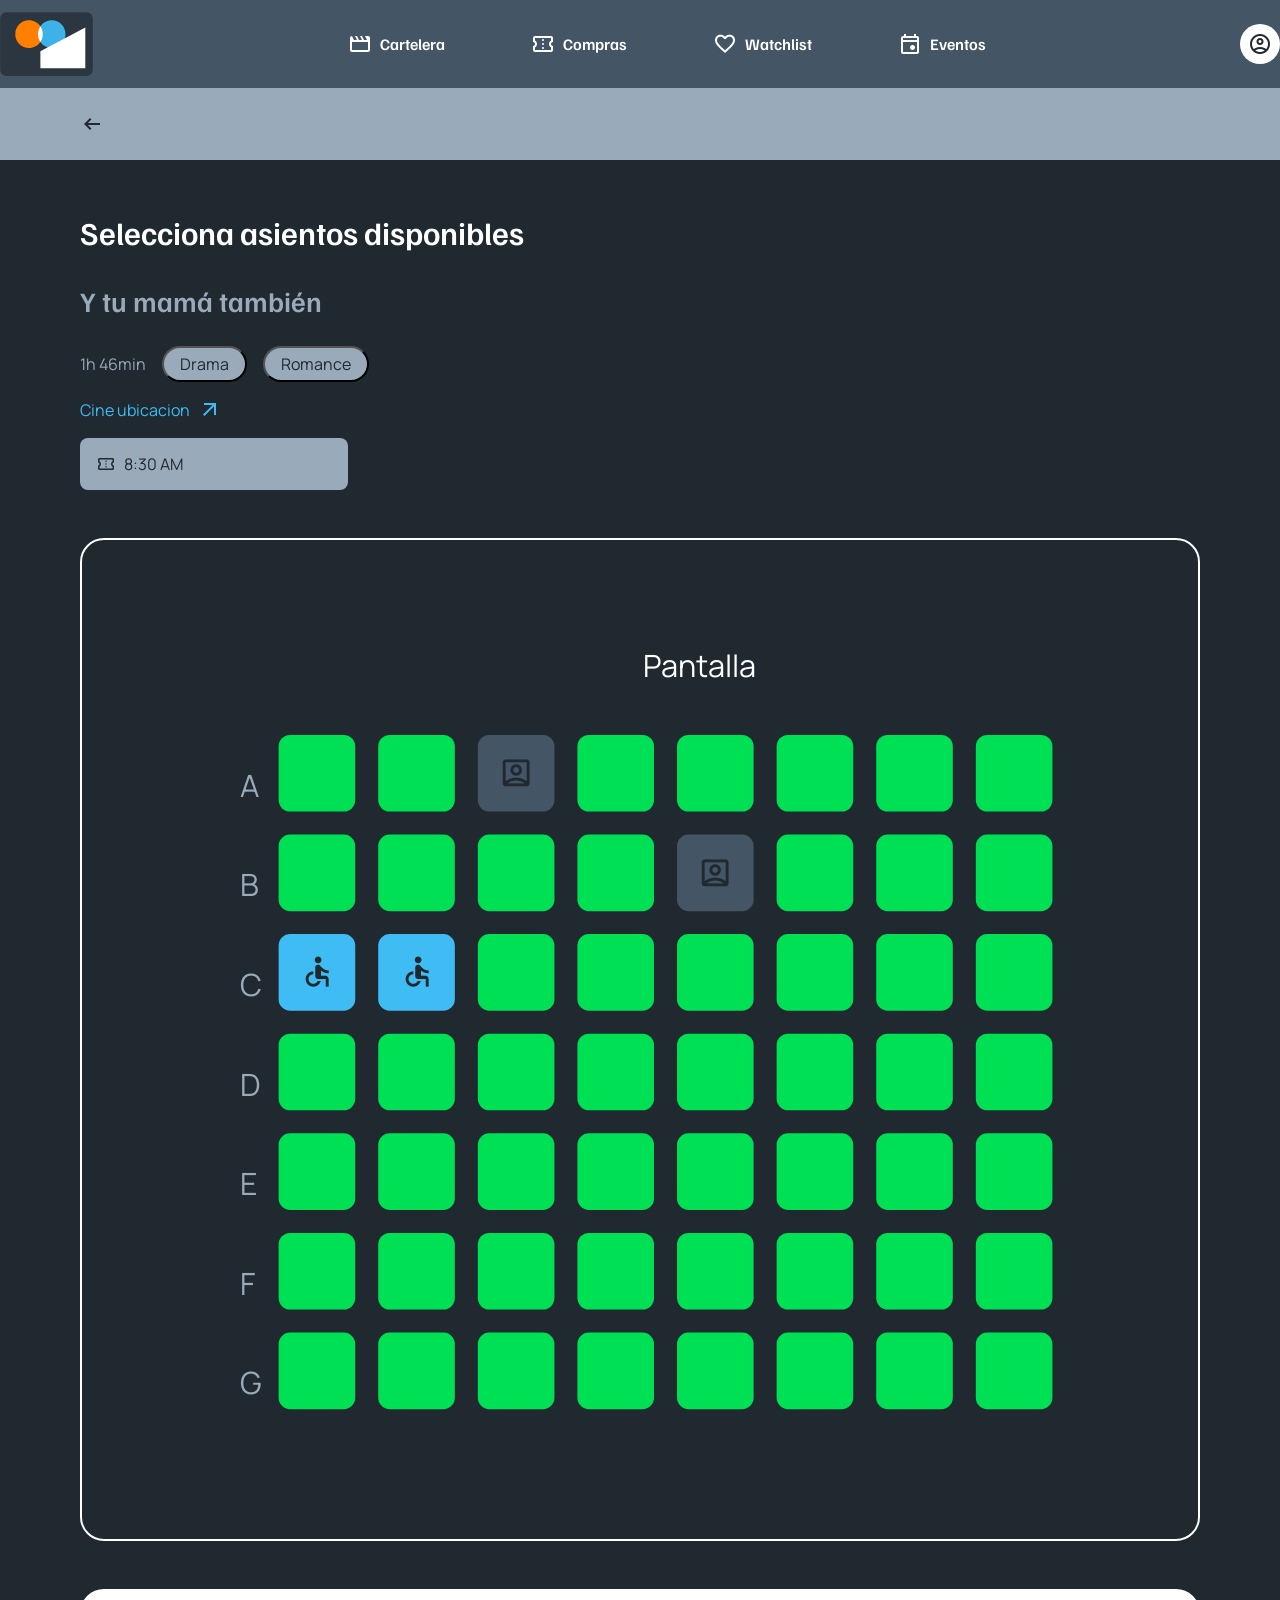
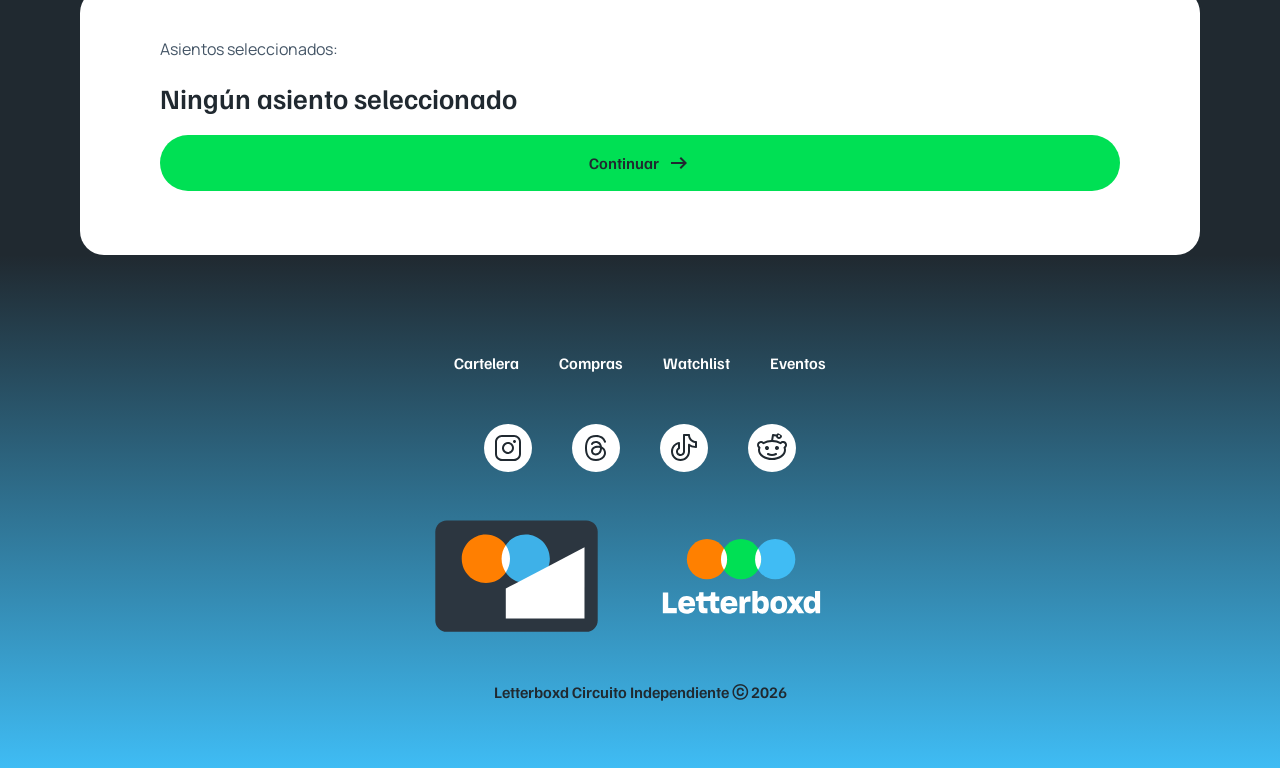
<file: asientos.html>
<!doctype html>
<html lang="es">
  <head>
    <meta charset="UTF-8" />
    <meta name="viewport" content="width=device-width, initial-scale=1.0" />
    <title>LCI-Asientos</title>

    <!-- Manifest -->
    <link rel="manifest" href="./manifest.json" />
    <meta name="theme-color" content="#1a1a1a" />

    <!-- CSS -->
    <link rel="stylesheet" href="css/styles.css" />
    <link rel="preload" as="image" href="./images/hero-banner-7-desktop.jpg" />

    <!-- Bootstrap -->
    <link
      href="https://cdn.jsdelivr.net/npm/bootstrap@5.3.8/dist/css/bootstrap.min.css"
      rel="stylesheet"
    />
    <script
      src="https://cdn.jsdelivr.net/npm/bootstrap@5.3.8/dist/js/bootstrap.bundle.min.js"
      crossorigin="anonymous"
    ></script>

    <!-- JS propios -->
    <script src="./js/hamburguer-menu.js" defer></script>
    <script src="./js/asientos.js" defer></script>

    <!-- Fonts -->
    <link rel="preconnect" href="https://fonts.googleapis.com" />
    <link rel="preconnect" href="https://fonts.gstatic.com" crossorigin />
    <link
      href="https://fonts.googleapis.com/css2?family=Manrope:wght@200..800&display=swap"
      rel="stylesheet"
    />
    <link
      href="https://fonts.googleapis.com/css2?family=Familjen+Grotesk:wght@400..700&display=swap"
      rel="stylesheet"
    />

    <!-- Icons -->
    <link
      rel="stylesheet"
      href="https://fonts.googleapis.com/css2?family=Material+Symbols+Outlined"
    />
  </head>

  <body>
    <!-- =============================================================== -->
    <!-- Navbar -->
    <!-- =============================================================== -->

    <nav class="navbar">
      <div class="navbar-container">
        <button class="hamburguer-menu" aria-label="Abrir menú">
          <span class="material-symbols-outlined icon-open">menu</span>
        </button>

        <a href="index.html" aria-label="Ir a cartelera">
          <img
            src="./assets/icons/logo.svg"
            alt="Cartelera"
            class="navbar-logo"
            loading="lazy"
          />
        </a>

        <ul class="navbar-menu">
          <button class="sidenav-close" aria-label="Cerrar menú">
            <span class="material-symbols-outlined">cancel</span>
          </button>

          <li>
            <a href="index.html" class="nav-btn-red">
              <span class="material-symbols-outlined nav-btn-icon">movie</span>
              <span class="nav-btn-text">Cartelera</span>
            </a>
          </li>

          <li>
            <a href="compras.html" class="nav-btn-orange">
              <span class="material-symbols-outlined nav-btn-icon"
                >confirmation_number</span
              >
              <span class="nav-btn-text">Compras</span>
            </a>
          </li>

          <li>
            <a href="watchlist.html" class="nav-btn-green">
              <span class="material-symbols-outlined nav-btn-icon"
                >favorite</span
              >
              <span class="nav-btn-text">Watchlist</span>
            </a>
          </li>

          <li>
            <a href="eventos.html" class="nav-btn-blue">
              <span class="material-symbols-outlined nav-btn-icon">event</span>
              <span class="nav-btn-text">Eventos</span>
            </a>
          </li>
        </ul>

        <a href="watchlist.html" class="nav-icon icon-link" aria-label="Cuenta">
          <span class="material-symbols-outlined">account_circle</span>
        </a>
      </div>
    </nav>

    <!-- =============================================================== -->
    <!-- Main -->
    <!-- =============================================================== -->

    <main class="main-content">
      <!-- =============================================================== -->
      <!-- Botones -->
      <!-- =============================================================== -->

      <div class="botones">
        <a href="horarios.html" class="back" aria-label="Volver a horarios">
          <span class="material-symbols-outlined"> arrow_left_alt </span>
        </a>
      </div>

      <!-- =============================================================== -->
      <!-- Resumen -->
      <!-- =============================================================== -->

      <div class="resumen">
        <h2 class="heading-2">Selecciona asientos disponibles</h2>

        <h3 class="subheader-2">Y tu mamá también</h3>

        <div class="pills">
          <p>1h 46min</p>
          <button class="pill-genero">Drama</button>
          <button class="pill-genero">Romance</button>
        </div>

        <a
          href="https://www.google.com/maps/search/CINE+MORELIA/@19.6943224,-101.2007597,15z/data=!3m1!4b1?entry=ttu&g_ep=EgoyMDI2MDIwNC4wIKXMDSoASAFQAw%3D%3D"
          target="_blank"
          rel="noopener"
          class="link-ubicacion"
        >
          Cine ubicacion
          <span class="material-symbols-outlined"> arrow_outward </span>
        </a>

        <div class="horarios-grid">
          <a href="asientos.html" class="horario-item">
            <span class="material-symbols-outlined">confirmation_number</span>
            <span class="horario-text">8:30 AM</span>
          </a>

          <a href="asientos.html"> </a>

          <a href="asientos.html"> </a>

          <a href="asientos.html"> </a>
        </div>
      </div>

      <!-- =============================================================== -->
      <!-- Mapa asientos -->
      <!-- =============================================================== -->

      <section class="seatmap-section">
        <div class="seatmap-wrapper">
          <svg
            class="seatmap"
            viewBox="0 0 520 480"
            aria-label="Mapa de asientos de cine"
          >
            <!-- Pantalla -->
            <text x="260" y="30" text-anchor="middle" class="screen-label">
              Pantalla
            </text>

            <!-- ================= FILA A ================= -->
            <g class="seat-row" data-row="A" transform="translate(40,60)">
              <text x="-20" y="28" class="row-label">A</text>

              <g
                class="seat available"
                data-seat="A1"
                transform="translate(0,0)"
              >
                <rect width="40" height="40" rx="6" />
                <text class="seat-icon">account_box</text>
              </g>
              <g
                class="seat available"
                data-seat="A2"
                transform="translate(52,0)"
              >
                <rect width="40" height="40" rx="6" />
                <text class="seat-icon">account_box</text>
              </g>
              <g
                class="seat occupied"
                data-seat="A3"
                transform="translate(104,0)"
              >
                <rect width="40" height="40" rx="6" />
                <text class="seat-icon">account_box</text>
              </g>
              <g
                class="seat available"
                data-seat="A4"
                transform="translate(156,0)"
              >
                <rect width="40" height="40" rx="6" />
                <text class="seat-icon">account_box</text>
              </g>
              <g
                class="seat available"
                data-seat="A5"
                transform="translate(208,0)"
              >
                <rect width="40" height="40" rx="6" />
                <text class="seat-icon">account_box</text>
              </g>
              <g
                class="seat available"
                data-seat="A6"
                transform="translate(260,0)"
              >
                <rect width="40" height="40" rx="6" />
                <text class="seat-icon">account_box</text>
              </g>
              <g
                class="seat available"
                data-seat="A7"
                transform="translate(312,0)"
              >
                <rect width="40" height="40" rx="6" />
                <text class="seat-icon">account_box</text>
              </g>
              <g
                class="seat available"
                data-seat="A8"
                transform="translate(364,0)"
              >
                <rect width="40" height="40" rx="6" />
                <text class="seat-icon">account_box</text>
              </g>
            </g>

            <!-- ================= FILA B ================= -->
            <g class="seat-row" data-row="B" transform="translate(40,112)">
              <text x="-20" y="28" class="row-label">B</text>

              <g
                class="seat available"
                data-seat="B1"
                transform="translate(0,0)"
              >
                <rect width="40" height="40" rx="6" />
                <text class="seat-icon">account_box</text>
              </g>
              <g
                class="seat available"
                data-seat="B2"
                transform="translate(52,0)"
              >
                <rect width="40" height="40" rx="6" />
                <text class="seat-icon">account_box</text>
              </g>
              <g
                class="seat available"
                data-seat="B3"
                transform="translate(104,0)"
              >
                <rect width="40" height="40" rx="6" />
                <text class="seat-icon">account_box</text>
              </g>
              <g
                class="seat available"
                data-seat="B4"
                transform="translate(156,0)"
              >
                <rect width="40" height="40" rx="6" />
                <text class="seat-icon">account_box</text>
              </g>
              <g
                class="seat occupied"
                data-seat="B5"
                transform="translate(208,0)"
              >
                <rect width="40" height="40" rx="6" />
                <text class="seat-icon">account_box</text>
              </g>
              <g
                class="seat available"
                data-seat="B6"
                transform="translate(260,0)"
              >
                <rect width="40" height="40" rx="6" />
                <text class="seat-icon">account_box</text>
              </g>
              <g
                class="seat available"
                data-seat="B7"
                transform="translate(312,0)"
              >
                <rect width="40" height="40" rx="6" />
                <text class="seat-icon">account_box</text>
              </g>
              <g
                class="seat available"
                data-seat="B8"
                transform="translate(364,0)"
              >
                <rect width="40" height="40" rx="6" />
                <text class="seat-icon">account_box</text>
              </g>
            </g>

            <!-- ================= FILA C (ACCESIBLES) ================= -->
            <g class="seat-row" data-row="C" transform="translate(40,164)">
              <text x="-20" y="28" class="row-label">C</text>

              <g
                class="seat accessible"
                data-seat="C1"
                transform="translate(0,0)"
              >
                <rect width="40" height="40" rx="6" />
                <text class="seat-icon">accessible</text>
              </g>
              <g
                class="seat accessible"
                data-seat="C2"
                transform="translate(52,0)"
              >
                <rect width="40" height="40" rx="6" />
                <text class="seat-icon">accessible</text>
              </g>
              <g
                class="seat available"
                data-seat="C3"
                transform="translate(104,0)"
              >
                <rect width="40" height="40" rx="6" />
                <text class="seat-icon">account_box</text>
              </g>
              <g
                class="seat available"
                data-seat="C4"
                transform="translate(156,0)"
              >
                <rect width="40" height="40" rx="6" />
                <text class="seat-icon">account_box</text>
              </g>
              <g
                class="seat available"
                data-seat="C5"
                transform="translate(208,0)"
              >
                <rect width="40" height="40" rx="6" />
                <text class="seat-icon">account_box</text>
              </g>
              <g
                class="seat available"
                data-seat="C6"
                transform="translate(260,0)"
              >
                <rect width="40" height="40" rx="6" />
                <text class="seat-icon">account_box</text>
              </g>
              <g
                class="seat available"
                data-seat="C7"
                transform="translate(312,0)"
              >
                <rect width="40" height="40" rx="6" />
                <text class="seat-icon">account_box</text>
              </g>
              <g
                class="seat available"
                data-seat="C8"
                transform="translate(364,0)"
              >
                <rect width="40" height="40" rx="6" />
                <text class="seat-icon">account_box</text>
              </g>
            </g>

            <!-- ================= FILA D ================= -->
            <g class="seat-row" data-row="D" transform="translate(40,216)">
              <text x="-20" y="28" class="row-label">D</text>

              <g
                class="seat available"
                data-seat="D1"
                transform="translate(0,0)"
              >
                <rect width="40" height="40" rx="6" />
                <text class="seat-icon">account_box</text>
              </g>
              <g
                class="seat available"
                data-seat="D2"
                transform="translate(52,0)"
              >
                <rect width="40" height="40" rx="6" />
                <text class="seat-icon">account_box</text>
              </g>
              <g
                class="seat available"
                data-seat="D3"
                transform="translate(104,0)"
              >
                <rect width="40" height="40" rx="6" />
                <text class="seat-icon">account_box</text>
              </g>
              <g
                class="seat available"
                data-seat="D4"
                transform="translate(156,0)"
              >
                <rect width="40" height="40" rx="6" />
                <text class="seat-icon">account_box</text>
              </g>
              <g
                class="seat available"
                data-seat="D5"
                transform="translate(208,0)"
              >
                <rect width="40" height="40" rx="6" />
                <text class="seat-icon">account_box</text>
              </g>
              <g
                class="seat available"
                data-seat="D6"
                transform="translate(260,0)"
              >
                <rect width="40" height="40" rx="6" />
                <text class="seat-icon">account_box</text>
              </g>
              <g
                class="seat available"
                data-seat="D7"
                transform="translate(312,0)"
              >
                <rect width="40" height="40" rx="6" />
                <text class="seat-icon">account_box</text>
              </g>
              <g
                class="seat available"
                data-seat="D8"
                transform="translate(364,0)"
              >
                <rect width="40" height="40" rx="6" />
                <text class="seat-icon">account_box</text>
              </g>
            </g>

            <!-- ================= FILA E ================= -->
            <g class="seat-row" data-row="E" transform="translate(40,268)">
              <text x="-20" y="28" class="row-label">E</text>

              <g
                class="seat available"
                data-seat="E1"
                transform="translate(0,0)"
              >
                <rect width="40" height="40" rx="6" />
                <text class="seat-icon">account_box</text>
              </g>
              <g
                class="seat available"
                data-seat="E2"
                transform="translate(52,0)"
              >
                <rect width="40" height="40" rx="6" />
                <text class="seat-icon">account_box</text>
              </g>
              <g
                class="seat available"
                data-seat="E3"
                transform="translate(104,0)"
              >
                <rect width="40" height="40" rx="6" />
                <text class="seat-icon">account_box</text>
              </g>
              <g
                class="seat available"
                data-seat="E4"
                transform="translate(156,0)"
              >
                <rect width="40" height="40" rx="6" />
                <text class="seat-icon">account_box</text>
              </g>
              <g
                class="seat available"
                data-seat="E5"
                transform="translate(208,0)"
              >
                <rect width="40" height="40" rx="6" />
                <text class="seat-icon">account_box</text>
              </g>
              <g
                class="seat available"
                data-seat="E6"
                transform="translate(260,0)"
              >
                <rect width="40" height="40" rx="6" />
                <text class="seat-icon">account_box</text>
              </g>
              <g
                class="seat available"
                data-seat="E7"
                transform="translate(312,0)"
              >
                <rect width="40" height="40" rx="6" />
                <text class="seat-icon">account_box</text>
              </g>
              <g
                class="seat available"
                data-seat="E8"
                transform="translate(364,0)"
              >
                <rect width="40" height="40" rx="6" />
                <text class="seat-icon">account_box</text>
              </g>
            </g>

            <!-- ================= FILA F ================= -->
            <g class="seat-row" data-row="F" transform="translate(40,320)">
              <text x="-20" y="28" class="row-label">F</text>

              <g
                class="seat available"
                data-seat="F1"
                transform="translate(0,0)"
              >
                <rect width="40" height="40" rx="6" />
                <text class="seat-icon">account_box</text>
              </g>
              <g
                class="seat available"
                data-seat="F2"
                transform="translate(52,0)"
              >
                <rect width="40" height="40" rx="6" />
                <text class="seat-icon">account_box</text>
              </g>
              <g
                class="seat available"
                data-seat="F3"
                transform="translate(104,0)"
              >
                <rect width="40" height="40" rx="6" />
                <text class="seat-icon">account_box</text>
              </g>
              <g
                class="seat available"
                data-seat="F4"
                transform="translate(156,0)"
              >
                <rect width="40" height="40" rx="6" />
                <text class="seat-icon">account_box</text>
              </g>
              <g
                class="seat available"
                data-seat="F5"
                transform="translate(208,0)"
              >
                <rect width="40" height="40" rx="6" />
                <text class="seat-icon">account_box</text>
              </g>
              <g
                class="seat available"
                data-seat="F6"
                transform="translate(260,0)"
              >
                <rect width="40" height="40" rx="6" />
                <text class="seat-icon">account_box</text>
              </g>
              <g
                class="seat available"
                data-seat="F7"
                transform="translate(312,0)"
              >
                <rect width="40" height="40" rx="6" />
                <text class="seat-icon">account_box</text>
              </g>
              <g
                class="seat available"
                data-seat="F8"
                transform="translate(364,0)"
              >
                <rect width="40" height="40" rx="6" />
                <text class="seat-icon">account_box</text>
              </g>
            </g>

            <!-- ================= FILA G ================= -->
            <g class="seat-row" data-row="G" transform="translate(40,372)">
              <text x="-20" y="28" class="row-label">G</text>

              <g
                class="seat available"
                data-seat="G1"
                transform="translate(0,0)"
              >
                <rect width="40" height="40" rx="6" />
                <text class="seat-icon">account_box</text>
              </g>
              <g
                class="seat available"
                data-seat="G2"
                transform="translate(52,0)"
              >
                <rect width="40" height="40" rx="6" />
                <text class="seat-icon">account_box</text>
              </g>
              <g
                class="seat available"
                data-seat="G3"
                transform="translate(104,0)"
              >
                <rect width="40" height="40" rx="6" />
                <text class="seat-icon">account_box</text>
              </g>
              <g
                class="seat available"
                data-seat="G4"
                transform="translate(156,0)"
              >
                <rect width="40" height="40" rx="6" />
                <text class="seat-icon">account_box</text>
              </g>
              <g
                class="seat available"
                data-seat="G5"
                transform="translate(208,0)"
              >
                <rect width="40" height="40" rx="6" />
                <text class="seat-icon">account_box</text>
              </g>
              <g
                class="seat available"
                data-seat="G6"
                transform="translate(260,0)"
              >
                <rect width="40" height="40" rx="6" />
                <text class="seat-icon">account_box</text>
              </g>
              <g
                class="seat available"
                data-seat="G7"
                transform="translate(312,0)"
              >
                <rect width="40" height="40" rx="6" />
                <text class="seat-icon">account_box</text>
              </g>
              <g
                class="seat available"
                data-seat="G8"
                transform="translate(364,0)"
              >
                <rect width="40" height="40" rx="6" />
                <text class="seat-icon">account_box</text>
              </g>
            </g>
          </svg>
        </div>
      </section>

      <!-- =============================================================== -->
      <!-- Confirmacion -->
      <!-- =============================================================== -->

      <div class="proceder-pago">
        <p>Asientos seleccionados:</p>

        <h3 class="subheader-2" id="selectedSeatsText">
          Ningún asiento seleccionado
        </h3>

        <ul class="sinopsis-actions">
          <li>
            <a href="reserva.html" class="nav-btn-green">
              <span class="nav-btn-text" id="continueText"> Continuar </span>
              <span class="material-symbols-outlined"> arrow_right_alt </span>
            </a>
          </li>
        </ul>
      </div>
    </main>

    <!-- =============================================================== -->
    <!-- Footer -->
    <!-- =============================================================== -->

    <footer class="main-footer">
      <ul class="list">
        <li><a href="index.html">Cartelera</a></li>
        <li><a href="compras.html">Compras</a></li>
        <li><a href="watchlist.html">Watchlist</a></li>
        <li><a href="eventos.html">Eventos</a></li>
      </ul>

      <div class="redes-sociales">
        <a
          href="https://www.instagram.com/letterboxd/"
          target="_blank"
          rel="noopener noreferrer"
          aria-label="Letterboxd en Instagram"
        >
          <img
            src="./assets/icons/icon-insta.svg"
            alt="Instagram"
            class="social-icon"
          />
        </a>

        <a
          href="https://www.threads.net/@letterboxd"
          target="_blank"
          rel="noopener noreferrer"
          aria-label="Letterboxd en Threads"
        >
          <img
            src="./assets/icons/icon-threads.svg"
            alt="Threads"
            class="social-icon"
          />
        </a>

        <a
          href="https://www.tiktok.com/@letterboxd"
          target="_blank"
          rel="noopener noreferrer"
          aria-label="Letterboxd en TikTok"
        >
          <img
            src="./assets/icons/icon-tiktok.svg"
            alt="TikTok"
            class="social-icon"
          />
        </a>

        <a
          href="https://discord.com/invite/letterboxd"
          target="_blank"
          rel="noopener noreferrer"
          aria-label="Comunidad Letterboxd en Discord"
        >
          <img
            src="./assets/icons/icon-discord.svg"
            alt="Discord"
            class="social-icon"
          />
        </a>
      </div>

      <div class="logos">
        <img
          src="./assets/icons/logo.svg"
          alt="Letterboxd Circuito Independiente"
          class="lci-logo"
        />
        <img
          src="./assets/icons/letterboxd-logo-v-neg-rgb.svg"
          alt="Letterboxd"
          class="letterboxd-logo"
        />
      </div>

      <p class="copyright">Letterboxd Circuito Independiente ⓒ 2026</p>
    </footer>
  </body>
</html>
</file>
<file: css/styles.css>
@charset "UTF-8";
/* ======================== Variables ============================ */
/* Escala grises */
/* Primarios */
/* Redondeos */
/* Tipografia y pesos */
/* Estilos texto mobile */
/* Header */
/* CTA */
/* Body */
/* Estilos texto desktop */
/* Header */
/* CTA */
/* Body text */
/* ======================== Breakpoints ============================ */
/* ======================== Estilos de texto ============================ */
/* En mobile, algunos niveles tipográficos comparten tamaño para mejorar 
legibilidad y reducir complejidad visual. La jerarquía completa se despliega progresivamente */
/* Variable */
/* Responsive */
/* Header */
/* CTA */
/* Body text */
/* ======================== Imagenes ============================ */
/* Generos */
/* ======================== Hovers ============================ */
/* Nav button */
.nav-btn-red {
  padding: 14px 16px;
  display: inline-flex;
  align-items: center;
  gap: 8px;
  text-decoration: none;
  cursor: pointer;
  color: #FFFFFF;
  background: transparent;
  border-radius: 16px;
  transition: background-color 220ms cubic-bezier(0.4, 0, 0.2, 1), color 180ms cubic-bezier(0.4, 0, 0.2, 1);
}
.nav-btn-red .nav-btn-text {
  display: flex;
  align-items: center;
  line-height: 1;
}
.nav-btn-red:hover {
  background-color: #FC001D;
}
.nav-btn-red:hover .nav-btn-text,
.nav-btn-red:hover .nav-btn-icon {
  color: #202930;
}
.nav-btn-red:active {
  background-color: #202930;
}
.nav-btn-red:active .nav-btn-text,
.nav-btn-red:active .nav-btn-icon {
  color: #FFFFFF;
}

.nav-btn-orange {
  padding: 14px 16px;
  display: inline-flex;
  align-items: center;
  gap: 8px;
  text-decoration: none;
  cursor: pointer;
  color: #FFFFFF;
  background: transparent;
  border-radius: 16px;
  transition: background-color 220ms cubic-bezier(0.4, 0, 0.2, 1), color 180ms cubic-bezier(0.4, 0, 0.2, 1);
}
.nav-btn-orange .nav-btn-text {
  display: flex;
  align-items: center;
  line-height: 1;
}
.nav-btn-orange:hover {
  background-color: #FF7F00;
}
.nav-btn-orange:hover .nav-btn-text,
.nav-btn-orange:hover .nav-btn-icon {
  color: #202930;
}
.nav-btn-orange:active {
  background-color: #202930;
}
.nav-btn-orange:active .nav-btn-text,
.nav-btn-orange:active .nav-btn-icon {
  color: #FFFFFF;
}

.nav-btn-green {
  padding: 14px 16px;
  display: inline-flex;
  align-items: center;
  gap: 8px;
  text-decoration: none;
  cursor: pointer;
  color: #FFFFFF;
  background: transparent;
  border-radius: 16px;
  transition: background-color 220ms cubic-bezier(0.4, 0, 0.2, 1), color 180ms cubic-bezier(0.4, 0, 0.2, 1);
}
.nav-btn-green .nav-btn-text {
  display: flex;
  align-items: center;
  line-height: 1;
}
.nav-btn-green:hover {
  background-color: #00E054;
}
.nav-btn-green:hover .nav-btn-text,
.nav-btn-green:hover .nav-btn-icon {
  color: #202930;
}
.nav-btn-green:active {
  background-color: #202930;
}
.nav-btn-green:active .nav-btn-text,
.nav-btn-green:active .nav-btn-icon {
  color: #FFFFFF;
}

.nav-btn-blue {
  padding: 14px 16px;
  display: inline-flex;
  align-items: center;
  gap: 8px;
  text-decoration: none;
  cursor: pointer;
  color: #FFFFFF;
  background: transparent;
  border-radius: 16px;
  transition: background-color 220ms cubic-bezier(0.4, 0, 0.2, 1), color 180ms cubic-bezier(0.4, 0, 0.2, 1);
}
.nav-btn-blue .nav-btn-text {
  display: flex;
  align-items: center;
  line-height: 1;
}
.nav-btn-blue:hover {
  background-color: #3FBCF4;
}
.nav-btn-blue:hover .nav-btn-text,
.nav-btn-blue:hover .nav-btn-icon {
  color: #202930;
}
.nav-btn-blue:active {
  background-color: #202930;
}
.nav-btn-blue:active .nav-btn-text,
.nav-btn-blue:active .nav-btn-icon {
  color: #FFFFFF;
}

/* ======================== Cards ============================ */
/* card-estreno */
/* card-event */
/* Headers */
h1 {
  font-family: "Familjen Grotesk", sans-serif;
  font-weight: 600;
  line-height: 1.5;
  font-size: clamp(48px, 48px + 8px * (100vw - 360px) / 1080px, 56px);
}

h2 {
  font-family: "Familjen Grotesk", sans-serif;
  font-weight: 600;
  line-height: 1.5;
  font-size: clamp(40px, 40px + 8px * (100vw - 360px) / 1080px, 48px);
}

h3 {
  font-family: "Familjen Grotesk", sans-serif;
  font-weight: 600;
  line-height: 1.5;
  font-size: clamp(40px, 40px + 0px * (100vw - 360px) / 1080px, 40px);
}

.subh1 {
  font-family: "Familjen Grotesk", sans-serif;
  font-weight: 600;
  line-height: 1.5;
  font-size: clamp(32px, 32px + 0px * (100vw - 360px) / 1080px, 32px);
}

.subh2 {
  font-family: "Familjen Grotesk", sans-serif;
  font-weight: 600;
  line-height: 1.5;
  font-size: clamp(24px, 24px + 0px * (100vw - 360px) / 1080px, 24px);
}

/* CTA */
.cta-1 {
  font-family: "Familjen Grotesk", sans-serif;
  font-weight: 600;
  line-height: 1.5;
  font-size: clamp(16px, 16px + 2px * (100vw - 360px) / 1080px, 18px);
}

.cta-2 {
  font-family: "Familjen Grotesk", sans-serif;
  font-weight: 600;
  line-height: 1.5;
  font-size: clamp(14px, 14px + 2px * (100vw - 360px) / 1080px, 16px);
}

/* Body */
.body-1 {
  font-family: "Manrope", sans-serif;
  font-weight: 400;
  line-height: 1.5;
  font-size: clamp(16px, 16px + 2px * (100vw - 360px) / 1080px, 18px);
}

.body-2 {
  font-family: "Manrope", sans-serif;
  font-weight: 400;
  line-height: 1.5;
  font-size: clamp(14px, 14px + 2px * (100vw - 360px) / 1080px, 16px);
}

.body-3 {
  font-family: "Manrope", sans-serif;
  font-weight: 400;
  line-height: 1.5;
  font-size: clamp(12px, 12px + 2px * (100vw - 360px) / 1080px, 14px);
}

.body-4 {
  font-family: "Manrope", sans-serif;
  font-weight: 400;
  line-height: 1.5;
  font-size: clamp(12px, 12px + 0px * (100vw - 360px) / 1080px, 12px);
}

/* ======================== Viewport ============================ */
* {
  margin: 0;
  padding: 0;
  box-sizing: border-box;
}

main {
  background-color: #202930;
  min-height: 100vh;
}

/* ======================== Navbar ============================ */
/* Desktop (1440px) */
nav.navbar {
  display: flex;
  justify-content: center;
  align-items: stretch;
  height: 88px;
  width: 100%;
  position: sticky;
  top: 0;
  z-index: 100;
  background-color: #445566;
}

.navbar-container {
  height: 100%;
  width: 100%;
  max-width: 1280px;
  margin-inline: auto;
  display: flex;
  align-items: center;
  justify-content: space-between;
  padding: 0px;
  background-color: #445566;
}

.navbar-logo {
  height: 64px;
  display: block;
}

.navbar-menu {
  height: 100%;
  margin: 0;
  padding: 0;
  display: flex;
  align-items: center;
  gap: 54px;
  list-style: none;
  line-height: 1.2;
  font-family: "Familjen Grotesk", sans-serif;
  font-weight: 600;
  line-height: 1.5;
  font-size: clamp(24px, 24px + 0px * (100vw - 360px) / 1080px, 24px);
}
.navbar-menu li {
  height: 100%;
  display: flex;
  align-items: center;
}

.nav-btn-red {
  padding: 14px 16px;
  display: inline-flex;
  align-items: center;
  gap: 8px;
  text-decoration: none;
  cursor: pointer;
  color: #FFFFFF;
  background: transparent;
  border-radius: 16px;
  transition: background-color 220ms cubic-bezier(0.4, 0, 0.2, 1), color 180ms cubic-bezier(0.4, 0, 0.2, 1);
}
.nav-btn-red .nav-btn-text {
  display: flex;
  align-items: center;
  line-height: 1;
}
.nav-btn-red:hover {
  background-color: #FC001D;
}
.nav-btn-red:hover .nav-btn-text,
.nav-btn-red:hover .nav-btn-icon {
  color: #202930;
}
.nav-btn-red:active {
  background-color: #202930;
}
.nav-btn-red:active .nav-btn-text,
.nav-btn-red:active .nav-btn-icon {
  color: #FFFFFF;
}

.nav-btn-orange {
  padding: 14px 16px;
  display: inline-flex;
  align-items: center;
  gap: 8px;
  text-decoration: none;
  cursor: pointer;
  color: #FFFFFF;
  background: transparent;
  border-radius: 16px;
  transition: background-color 220ms cubic-bezier(0.4, 0, 0.2, 1), color 180ms cubic-bezier(0.4, 0, 0.2, 1);
}
.nav-btn-orange .nav-btn-text {
  display: flex;
  align-items: center;
  line-height: 1;
}
.nav-btn-orange:hover {
  background-color: #FF7F00;
}
.nav-btn-orange:hover .nav-btn-text,
.nav-btn-orange:hover .nav-btn-icon {
  color: #202930;
}
.nav-btn-orange:active {
  background-color: #202930;
}
.nav-btn-orange:active .nav-btn-text,
.nav-btn-orange:active .nav-btn-icon {
  color: #FFFFFF;
}

.nav-btn-green {
  padding: 14px 16px;
  display: inline-flex;
  align-items: center;
  gap: 8px;
  text-decoration: none;
  cursor: pointer;
  color: #FFFFFF;
  background: transparent;
  border-radius: 16px;
  transition: background-color 220ms cubic-bezier(0.4, 0, 0.2, 1), color 180ms cubic-bezier(0.4, 0, 0.2, 1);
}
.nav-btn-green .nav-btn-text {
  display: flex;
  align-items: center;
  line-height: 1;
}
.nav-btn-green:hover {
  background-color: #00E054;
}
.nav-btn-green:hover .nav-btn-text,
.nav-btn-green:hover .nav-btn-icon {
  color: #202930;
}
.nav-btn-green:active {
  background-color: #202930;
}
.nav-btn-green:active .nav-btn-text,
.nav-btn-green:active .nav-btn-icon {
  color: #FFFFFF;
}

.nav-btn-blue {
  padding: 14px 16px;
  display: inline-flex;
  align-items: center;
  gap: 8px;
  text-decoration: none;
  cursor: pointer;
  color: #FFFFFF;
  background: transparent;
  border-radius: 16px;
  transition: background-color 220ms cubic-bezier(0.4, 0, 0.2, 1), color 180ms cubic-bezier(0.4, 0, 0.2, 1);
}
.nav-btn-blue .nav-btn-text {
  display: flex;
  align-items: center;
  line-height: 1;
}
.nav-btn-blue:hover {
  background-color: #3FBCF4;
}
.nav-btn-blue:hover .nav-btn-text,
.nav-btn-blue:hover .nav-btn-icon {
  color: #202930;
}
.nav-btn-blue:active {
  background-color: #202930;
}
.nav-btn-blue:active .nav-btn-text,
.nav-btn-blue:active .nav-btn-icon {
  color: #FFFFFF;
}

.icons {
  display: flex;
  align-items: center;
  gap: 16px;
  color: #FFFFFF;
}

.material-symbols-outlined {
  display: flex;
  align-items: center;
  justify-content: center;
  line-height: 1;
  font-size: 1.5em;
}

.nav-icon {
  padding: 8px;
  border-radius: 24px;
  color: #202930;
  background-color: #FFFFFF;
  transition: background-color 220ms cubic-bezier(0.4, 0, 0.2, 1), color 180ms cubic-bezier(0.4, 0, 0.2, 1);
}
.nav-icon:hover {
  background-color: #3FBCF4;
}
.nav-icon:hover .nav-btn-text,
.nav-icon:hover .material-symbols-outlined {
  color: #202930;
}
.nav-icon:active {
  border-radius: 24px;
  background-color: #202930;
}
.nav-icon:active .nav-btn-text,
.nav-icon:active .material-symbols-outlined {
  color: #FFFFFF;
}

.icon-link {
  text-decoration: none;
  color: #202930;
}

.hamburguer-menu {
  display: none;
}

.sidenav-close {
  display: none;
}

/* Mobile (360px) */
@media (max-width: 360px) {
  nav.navbar {
    height: 72px;
  }
  .navbar-menu {
    position: fixed;
    top: 0;
    left: -100%;
    width: 240px;
    height: 100vh;
    display: flex;
    flex-direction: column;
    align-items: flex-start;
    gap: 24px;
    padding: 0px 24px 0px 24px;
    background-color: #445566;
    transition: left 0.3s ease;
    z-index: 1000;
  }
  .navbar-menu .body-2 {
    font-family: "Manrope", sans-serif;
    font-weight: 400;
    line-height: 1.5;
    font-size: clamp(14px, 14px + 2px * (100vw - 360px) / 1080px, 16px);
  }
  .navbar-menu.is-open {
    left: 0;
  }
  .navbar-menu li {
    height: auto;
  }
  .navbar-container {
    padding-inline: 24px;
  }
  .navbar-logo {
    height: 56px;
  }
  .hamburguer-menu {
    display: flex;
    align-items: center;
    justify-content: center;
    background: none;
    border: none;
    color: #FFFFFF;
  }
  .icons {
    gap: 32px;
  }
  .sidenav-close {
    display: flex;
    align-items: center;
    justify-content: flex-start;
    padding: 8px;
    height: 72px;
    width: 240px;
    margin-inline: -24px;
    padding-inline: 24px;
    background-color: #202930;
    border: none;
    color: #FFFFFF;
  }
  .sidenav-close .material-symbols-outlined {
    padding: 8px;
    border-radius: 24px;
    background-color: #FFFFFF;
    color: #202930;
    font-size: 24px;
  }
}
/* ======================== Modal ============================ */
/* Desktop (1440px) */
.modales {
  padding: 16px 32px;
  display: grid;
  grid-template-columns: 7fr 3fr;
  gap: 16px;
  align-items: flex-end;
}
.modales .sala-cine,
.modales .sala-fecha {
  display: flex;
  flex-direction: column;
  gap: 8px;
}
.modales .label-modal {
  font-family: "Familjen Grotesk", sans-serif;
  font-weight: 600;
  line-height: 1.5;
  font-size: clamp(16px, 16px + 2px * (100vw - 360px) / 1080px, 18px);
  color: #FFFFFF;
  margin: 0;
}

.modal-sala-cine,
.modal-fecha {
  width: 100%;
  height: 52px;
  padding: 8px 16px;
  display: flex;
  align-items: center;
  justify-content: space-between;
  background-color: #FFFFFF;
  color: #99AABB;
  border-radius: 8px;
  font-family: "Manrope", sans-serif;
  font-weight: 400;
  line-height: 1.5;
  font-size: clamp(14px, 14px + 2px * (100vw - 360px) / 1080px, 16px);
}

.modal-dialog-scrollable {
  max-height: 90vh;
}

/* Mobile (360px) */
@media (max-width: 360px) {
  .modal-dialog {
    margin: 16px;
  }
}
/* ======================== Mapa ============================ */
/* Desktop (1440px) */
.mapa-modal {
  width: 100%;
  height: 320px;
  border-radius: 8px;
  overflow: hidden;
}

.chip-selected {
  display: flex;
  align-items: center;
  gap: 4px;
  padding: 4px 16px;
  border-radius: 999px;
  background-color: #00E054;
  color: #202930;
  font-size: 12px;
  font-family: "Manrope", sans-serif;
  font-weight: 400;
  line-height: 1.5;
  font-size: clamp(12px, 12px + 0px * (100vw - 360px) / 1080px, 12px);
}

.hidden {
  display: none;
}

.modal .form-select {
  background-color: #FFFFFF;
  color: #202930;
  border-radius: 8px;
  padding: 12px 16px;
  font-family: "Manrope", sans-serif;
  font-weight: 400;
  line-height: 1.5;
  font-size: clamp(14px, 14px + 2px * (100vw - 360px) / 1080px, 16px);
}
.modal .form-select:focus {
  border-color: #00E054;
  box-shadow: 0 0 0 2px rgba(0, 224, 84, 0.25);
}
.modal .form-select option {
  color: #202930;
}
.modal .form-select option:checked {
  background-color: #00E054;
  color: #202930;
}

.modal .btn-primary {
  background-color: #00E054;
  color: #202930;
  border: none;
  border-radius: 24px;
  padding: 12px 24px;
  font-family: "Familjen Grotesk", sans-serif;
  font-weight: 600;
  line-height: 1.5;
  font-size: clamp(14px, 14px + 2px * (100vw - 360px) / 1080px, 16px);
}
.modal .btn-primary:hover {
  background-color: rgb(0, 193.4, 72.525);
  color: #202930;
}
.modal .btn-primary:active, .modal .btn-primary:focus, .modal .btn-primary.active, .modal .btn-primary:focus:active {
  background-color: #202930;
  color: #FFFFFF;
  box-shadow: none;
  outline: none;
}
.modal .btn-primary:disabled {
  opacity: 0.4;
  cursor: not-allowed;
}

.modal .btn-secondary {
  background-color: #445566;
  color: #99AABB;
  border-radius: 24px;
  padding: 12px 24px;
  font-family: "Familjen Grotesk", sans-serif;
  font-weight: 600;
  line-height: 1.5;
  font-size: clamp(14px, 14px + 2px * (100vw - 360px) / 1080px, 16px);
}
.modal .btn-secondary:hover {
  background-color: #202930;
  color: #99AABB;
}

/* Mobile (360px) */
@media (max-width: 360px) {
  .modales {
    grid-template-columns: 1fr;
    padding: 8px 16px;
  }
  .modales .sala-cine,
  .modales .sala-fecha {
    display: flex;
    flex-direction: row;
    align-items: center;
    gap: 8px;
  }
  .modales .label-modal {
    margin: 0;
    white-space: nowrap;
    min-width: 90px;
  }
  .modal-sala-cine,
  .modal-fecha {
    flex: 1;
  }
  .modal-sala-cine {
    overflow: hidden;
  }
  .chip-selected {
    text-align: center;
  }
}
/* ======================== Modal fecha ============================ */
/* Desktop (1440px) */
#modalFecha .modal-content {
  background-color: #FFFFFF;
  border-radius: 8px;
}
#modalFecha .modal-body {
  padding: 8px 16px 16px;
  display: flex;
  justify-content: center;
}
#modalFecha .flatpickr-calendar.open {
  position: relative;
  inset: auto;
  width: 100%;
  max-width: 100%;
  margin: 0 auto;
  background-color: #FFFFFF;
  border: none;
  border-radius: 8px;
  box-shadow: 0 12px 32px rgba(0, 0, 0, 0.12);
  animation: fadeInUp 0.2s ease-out;
  font-family: "Manrope", sans-serif;
  font-weight: 400;
  line-height: 1.5;
  font-size: clamp(12px, 12px + 2px * (100vw - 360px) / 1080px, 14px);
}
#modalFecha .flatpickr-rContainer {
  width: 100%;
  min-width: 100%;
  max-width: 100%;
}
#modalFecha .flatpickr-days {
  width: 100%;
  min-width: 100%;
  max-width: 100%;
}
#modalFecha .dayContainer {
  width: 100%;
  min-width: 100%;
  max-width: 100%;
}
#modalFecha .flatpickr-day {
  flex: 1 0 14.2857%;
  max-width: 14.2857%;
  box-sizing: border-box;
  display: flex;
  align-items: center;
  justify-content: center;
  border-radius: 40px;
  color: #202930;
}
#modalFecha .flatpickr-day:hover {
  background-color: rgba(63, 188, 244, 0.15);
}
#modalFecha .flatpickr-day.today {
  border: 1px solid #3FBCF4;
}
#modalFecha .flatpickr-day.selected, #modalFecha .flatpickr-day.startRange, #modalFecha .flatpickr-day.endRange {
  background-color: #3FBCF4;
  color: #FFFFFF;
  border: none;
}
#modalFecha .flatpickr-day.inRange {
  background-color: rgba(63, 188, 244, 0.15);
  color: #202930;
}
#modalFecha .flatpickr-day.flatpickr-disabled {
  opacity: 0.4;
  cursor: not-allowed;
}
#modalFecha .flatpickr-innerContainer {
  padding: 0 8px 8px;
}
#modalFecha .flatpickr-months {
  padding: 12px 16px;
  display: flex;
  justify-content: space-between;
}
#modalFecha .flatpickr-months .flatpickr-month {
  color: #202930;
}
#modalFecha .flatpickr-months .flatpickr-prev-month,
#modalFecha .flatpickr-months .flatpickr-next-month {
  color: #445566;
}
#modalFecha .flatpickr-months .flatpickr-prev-month:hover, #modalFecha .flatpickr-months .flatpickr-prev-month:active, #modalFecha .flatpickr-months .flatpickr-prev-month:focus,
#modalFecha .flatpickr-months .flatpickr-next-month:hover,
#modalFecha .flatpickr-months .flatpickr-next-month:active,
#modalFecha .flatpickr-months .flatpickr-next-month:focus {
  color: #FF7F00;
}
#modalFecha .flatpickr-weekdays span {
  color: #445566;
  font-weight: 500;
}

@keyframes fadeInUp {
  from {
    opacity: 0;
    transform: translateY(8px);
  }
  to {
    opacity: 1;
    transform: translateY(0);
  }
}
/* ======================== Carousel ============================ */
/* Desktop (1440px) */
.heading-1 {
  color: #FFFFFF;
  font-family: "Familjen Grotesk", sans-serif;
  font-weight: 600;
  line-height: 1.5;
  font-size: clamp(48px, 48px + 8px * (100vw - 360px) / 1080px, 56px);
}

.body-1 {
  font-family: "Manrope", sans-serif;
  font-weight: 400;
  line-height: 1.5;
  font-size: clamp(16px, 16px + 2px * (100vw - 360px) / 1080px, 18px);
}

#carouselExampleCaptions {
  height: 60vh;
}

#carouselExampleCaptions .carousel-inner,
#carouselExampleCaptions .carousel-item,
#carouselExampleCaptions img {
  height: 60vh;
}

/* Mobile (360px) */
@media (max-width: 360px) {
  #carouselExampleCaptions {
    height: 40vh;
  }
  #carouselExampleCaptions .carousel-inner,
  #carouselExampleCaptions .carousel-item,
  #carouselExampleCaptions img {
    height: 40vh;
  }
  #carouselExampleCaptions img {
    -o-object-fit: cover;
       object-fit: cover;
  }
  .carousel-caption {
    bottom: 20%;
    padding: 0 1rem;
  }
  .heading-1 {
    font-family: "Familjen Grotesk", sans-serif;
    font-weight: 600;
    line-height: 1.5;
    font-size: clamp(40px, 40px + 8px * (100vw - 360px) / 1080px, 48px);
  }
  .body-1 {
    font-family: "Manrope", sans-serif;
    font-weight: 400;
    line-height: 1.5;
    font-size: clamp(16px, 16px + 2px * (100vw - 360px) / 1080px, 18px);
  }
  .carousel-control-prev-icon,
  .carousel-control-next-icon {
    width: 1.5rem;
    height: 1.5rem;
  }
  .carousel-indicators button {
    width: 8px;
    height: 8px;
  }
}
/* ======================== Generos ============================ */
/* Desktop (1440px) */
.heading-2 {
  color: #99AABB;
  font-family: "Familjen Grotesk", sans-serif;
  font-weight: 600;
  line-height: 1.5;
  font-size: clamp(40px, 40px + 8px * (100vw - 360px) / 1080px, 48px);
  text-align: center;
}

.generos {
  padding: 48px 80px 0px 80px;
}
.generos .generos-grid {
  display: grid;
  grid-template-columns: repeat(6, 1fr);
  gap: 24px;
  margin-top: 32px;
  padding-inline: 80px;
}

.card-genero {
  text-align: center;
  padding: 16px;
  border-radius: 16px;
  cursor: pointer;
  transition: background-color 220ms cubic-bezier(0.4, 0, 0.2, 1);
}
.card-genero:hover {
  background-color: #FF7F00;
}
.card-genero.active {
  background-color: #FF7F00;
}
.card-genero img {
  width: 104px;
  height: 104px;
  -o-object-fit: cover;
     object-fit: cover;
  display: block;
  margin: 0 auto 16px;
  display: block;
}
.card-genero .text-genero {
  font-family: "Familjen Grotesk", sans-serif;
  font-weight: 600;
  line-height: 1.5;
  font-size: clamp(24px, 24px + 0px * (100vw - 360px) / 1080px, 24px);
  color: #99AABB;
  transition: color 160ms ease;
}
.card-genero:hover .text-genero, .card-genero.active .text-genero {
  color: #202930;
}

@media (max-width: 360px) {
  .generos {
    padding: 32px 16px 0;
  }
  .generos .heading-2 {
    margin: 0;
  }
  .generos .generos-grid {
    grid-template-columns: repeat(2, 1fr);
    gap: 16px;
    margin-top: 24px;
    padding-inline: 0;
  }
  .card-genero {
    padding: 12px;
  }
  .card-genero img {
    width: 72px;
    height: 72px;
    -o-object-fit: cover;
       object-fit: cover;
    display: block;
    margin-bottom: 12px;
  }
  .card-genero .text-genero {
    font-size: 14px;
  }
}
/* ======================== Estrenos ============================ */
/* Desktop (1440px) */
.estrenos {
  padding: 48px 80px 80px;
  display: grid;
  row-gap: 40px;
}
.estrenos .heading-2 {
  margin-bottom: 32px;
}
.estrenos .estrenos-contenedor {
  display: grid;
}
.estrenos .estrenos-drama,
.estrenos .estrenos-accion,
.estrenos .estrenos-terror,
.estrenos .estrenos-ciencia-ficcion,
.estrenos .estrenos-romance,
.estrenos .estrenos-comedia {
  display: grid;
  grid-template-columns: repeat(3, 1fr);
  gap: 16px;
  opacity: 1;
  transform: translateY(0);
  transition: opacity 350ms ease, transform 350ms ease, max-height 400ms ease;
}
.estrenos .estrenos-hidden {
  display: none;
}

.card-estreno {
  display: flex;
  background-color: #445566;
  border-radius: 8px;
  overflow: hidden;
  position: relative;
  transition: transform 0.3s ease, box-shadow 0.3s ease;
}
.card-estreno::after {
  content: "";
  position: absolute;
  inset: 0;
  background: linear-gradient(180deg, transparent, rgba(0, 0, 0, 0.15));
  opacity: 0;
  transition: opacity 0.3s ease;
  pointer-events: none;
}
.card-estreno:hover {
  transform: translateY(-6px);
  box-shadow: 0 18px 48px rgba(0, 0, 0, 0.45);
}
.card-estreno:hover::after {
  opacity: 1;
}
.card-estreno {
  flex-direction: row;
}

.imagen-estreno {
  height: 287px;
  flex-shrink: 0;
  background-color: #445566;
}
.imagen-estreno img {
  width: 100%;
  height: 100%;
  -o-object-fit: contain;
     object-fit: contain;
  display: block;
}

.card-content {
  padding: 16px;
  display: flex;
  flex-direction: column;
  gap: 12px;
}
.card-content .subheader-2 {
  font-family: "Familjen Grotesk", sans-serif;
  font-weight: 600;
  line-height: 1.5;
  font-size: clamp(24px, 24px + 0px * (100vw - 360px) / 1080px, 24px);
  color: #FFFFFF;
}
.card-content .card-duracion {
  font-family: "Manrope", sans-serif;
  font-weight: 400;
  line-height: 1.5;
  font-size: clamp(14px, 14px + 2px * (100vw - 360px) / 1080px, 16px);
  color: #99AABB;
  margin: 0;
  line-height: 1.2;
}

.rating {
  display: flex;
  align-items: center;
  gap: 4px;
}
.rating .rating .material-symbols-outlined {
  font-size: 20px;
  line-height: 1;
  display: inline-flex;
  align-items: center;
}
.rating .rating-text {
  font-family: "Familjen Grotesk", sans-serif;
  font-weight: 600;
  line-height: 1.5;
  font-size: clamp(16px, 16px + 2px * (100vw - 360px) / 1080px, 18px);
  color: #FF7F00;
  line-height: 1;
  margin-left: 4px;
}
.rating .star-full {
  font-variation-settings: "FILL" 1;
  color: #FF7F00;
}
.rating .star-half {
  font-variation-settings: "FILL" 1;
  color: #FF7F00;
}
.rating .star-empty {
  font-variation-settings: "FILL" 0;
  color: #99AABB;
}

.tag-genero {
  background-color: #202930;
  border-radius: 16px;
  width: 160px;
  padding: 8px 0px 8px 0px;
  border: none;
  outline: none;
  font-family: "Familjen Grotesk", sans-serif;
  font-weight: 600;
  line-height: 1.5;
  font-size: clamp(16px, 16px + 2px * (100vw - 360px) / 1080px, 18px);
  color: #99AABB;
}
.tag-genero:focus-visible {
  outline: 2px solid #202930;
  outline-offset: 2px;
}

.link-info {
  display: inline-flex;
  align-items: center;
  gap: 4px;
  font-family: "Manrope", sans-serif;
  font-weight: 400;
  line-height: 1.5;
  font-size: clamp(14px, 14px + 2px * (100vw - 360px) / 1080px, 16px);
  color: #3FBCF4;
  text-decoration: none;
}
.link-info .link-info .material-symbols-outlined {
  font-size: 18px;
  line-height: 1;
  display: inline-flex;
  align-items: center;
}

/* Mobile (360px) */
@media (max-width: 360px) {
  .estrenos {
    padding: 24px 16px 32px;
    row-gap: 24px;
  }
  .estrenos .estrenos-drama,
  .estrenos .estrenos-accion,
  .estrenos .estrenos-terror,
  .estrenos .estrenos-ciencia-ficcion,
  .estrenos .estrenos-romance,
  .estrenos .estrenos-comedia {
    grid-template-columns: 1fr;
    gap: 24px;
  }
  .estrenos .heading-2 {
    margin: 0;
  }
  .card-estreno {
    flex-direction: row;
  }
  .card-content {
    padding: 12px;
    gap: 0px;
    font-family: "Familjen Grotesk", sans-serif;
    font-weight: 600;
    line-height: 1.5;
    font-size: clamp(16px, 16px + 2px * (100vw - 360px) / 1080px, 18px);
  }
  .tag-genero {
    width: 100%;
  }
  .rating .material-symbols-outlined {
    font-size: 16px;
  }
  .rating-text {
    font-family: "Familjen Grotesk", sans-serif;
    font-weight: 600;
    line-height: 1.5;
    font-size: clamp(14px, 14px + 2px * (100vw - 360px) / 1080px, 16px);
  }
  .imagen-estreno {
    width: 110px;
    aspect-ratio: 2/3;
    height: auto;
    flex-shrink: 0;
  }
  .imagen-estreno img {
    width: 100%;
    height: 100%;
    -o-object-fit: cover;
       object-fit: cover;
  }
  .card-estreno {
    display: flex;
    background-color: #445566;
    border-radius: 8px;
    overflow: hidden;
    position: relative;
    transition: transform 0.3s ease, box-shadow 0.3s ease;
  }
  .card-estreno::after {
    content: "";
    position: absolute;
    inset: 0;
    background: linear-gradient(180deg, transparent, rgba(0, 0, 0, 0.15));
    opacity: 0;
    transition: opacity 0.3s ease;
    pointer-events: none;
  }
  .card-estreno:hover {
    transform: translateY(-6px);
    box-shadow: 0 18px 48px rgba(0, 0, 0, 0.45);
  }
  .card-estreno:hover::after {
    opacity: 1;
  }
  .card-estreno {
    flex-direction: row;
  }
}
/* ======================== Footer ============================ */
/* Desktop (1440px) */
.main-footer {
  margin: 0;
  box-sizing: border-box;
  padding: 96px 0px 48px 0px;
  display: flex;
  flex-direction: column;
  gap: 48px;
  background: linear-gradient(180deg, #202930 0%, rgb(41.3, 85.1, 106.8) 30%, #3FBCF4 100%);
}
.main-footer .lci-logo,
.main-footer .letterboxd-logo {
  height: 112px;
}
.main-footer .logos {
  display: flex;
  justify-content: center;
  gap: 40px;
}
.main-footer .copyright {
  display: flex;
  justify-content: center;
  font-family: "Familjen Grotesk", sans-serif;
  font-weight: 600;
  line-height: 1.5;
  font-size: clamp(14px, 14px + 2px * (100vw - 360px) / 1080px, 16px);
  color: #202930;
}

.list {
  display: flex;
  justify-content: center;
  gap: 40px;
  list-style: none;
  padding: 0;
  margin: 0;
}
.list li a {
  font-family: "Familjen Grotesk", sans-serif;
  font-weight: 600;
  line-height: 1.5;
  font-size: clamp(24px, 24px + 0px * (100vw - 360px) / 1080px, 24px);
  color: #FFFFFF;
  text-decoration: none;
  transition: color 160ms ease;
}
.list li a:hover {
  color: #3FBCF4;
}

.redes-sociales {
  display: flex;
  justify-content: center;
  gap: 40px;
}
.redes-sociales .social-icon {
  padding: 8px;
  border-radius: 24px;
  color: #202930;
  background-color: #FFFFFF;
  cursor: pointer;
  transition: background-color 220ms cubic-bezier(0.4, 0, 0.2, 1), color 180ms cubic-bezier(0.4, 0, 0.2, 1);
}
.redes-sociales .social-icon:hover {
  background-color: #00E054;
}
.redes-sociales .social-icon:hover .nav-btn-text,
.redes-sociales .social-icon:hover .material-symbols-outlined {
  color: #202930;
}
.redes-sociales .social-icon:active {
  border-radius: 24px;
  background-color: #202930;
}
.redes-sociales .social-icon:active .nav-btn-text,
.redes-sociales .social-icon:active .material-symbols-outlined {
  color: #FFFFFF;
}

/* Mobile (360px) */
@media (max-width: 360px) {
  .main-footer {
    padding: 64px 16px 32px;
    gap: 40px;
  }
  .redes-sociales {
    gap: 24px;
  }
  .redes-sociales .social-icon {
    padding: 6px;
  }
  .list {
    display: grid;
    grid-template-columns: repeat(2, 1fr);
    gap: 32px;
    justify-items: center;
  }
  .list li a {
    text-align: center;
  }
  .logos {
    flex-direction: row;
    justify-content: center;
    gap: 24px;
  }
  .logos .lci-logo,
  .logos .letterboxd-logo {
    height: 72px;
  }
  .copyright {
    text-align: center;
    padding-inline: 16px;
  }
}
/* ======================== Eventos ============================ */
/* Desktop (1440px) */
.heading-2 {
  padding: 48px 0px 32px 0px;
}

.eventos-seccion {
  padding: 0px 80px 80px 48px;
  display: grid;
  grid-template-columns: repeat(3, 3fr);
  row-gap: 40px;
  -moz-column-gap: 16px;
       column-gap: 16px;
  opacity: 1;
  transform: translateY(0);
  transition: opacity 350ms ease, transform 350ms ease, max-height 400ms ease;
}

.card-evento {
  display: flex;
  flex-direction: column;
  background-color: #445566;
  border-radius: 8px;
  overflow: hidden;
  position: relative;
  transition: transform 0.3s ease, box-shadow 0.3s ease;
}
.card-evento::after {
  content: "";
  position: absolute;
  inset: 0;
  background: linear-gradient(180deg, transparent, rgba(0, 0, 0, 0.18));
  opacity: 0;
  transition: opacity 0.3s ease;
  pointer-events: none;
}
.card-evento:hover {
  transform: translateY(-4px);
  box-shadow: 0 16px 40px rgba(0, 0, 0, 0.35);
}
.card-evento:hover::after {
  opacity: 1;
}
.card-evento {
  flex-direction: row;
}

.imagen-evento {
  width: 152px;
  flex-shrink: 0;
  background-color: #445566;
}
.imagen-evento img {
  width: 100%;
  height: 100%;
  -o-object-fit: contain;
     object-fit: contain;
  display: block;
}

.card-content {
  padding: 16px;
  display: flex;
  flex-direction: column;
  gap: 16px;
  justify-content: center;
}
.card-content .subheader-2 {
  font-family: "Familjen Grotesk", sans-serif;
  font-weight: 600;
  line-height: 1.5;
  font-size: clamp(24px, 24px + 0px * (100vw - 360px) / 1080px, 24px);
  color: #FFFFFF;
}
.card-content .descripcion {
  font-family: "Manrope", sans-serif;
  font-weight: 400;
  line-height: 1.5;
  font-size: clamp(14px, 14px + 2px * (100vw - 360px) / 1080px, 16px);
  color: #99AABB;
  margin: 0;
  line-height: 1.2;
}

.tag-ubicacion {
  background-color: #00E054;
  border-radius: 8px;
  width: 160px;
  border: none;
  outline: none;
  font-family: "Familjen Grotesk", sans-serif;
  font-weight: 600;
  line-height: 1.5;
  font-size: clamp(16px, 16px + 2px * (100vw - 360px) / 1080px, 18px);
  color: #202930;
}
.tag-ubicacion:focus-visible {
  outline: 2px solid #202930;
  outline-offset: 2px;
}

.btn-detalles {
  display: inline-flex;
  align-items: center;
  gap: 4px;
  background-color: transparent;
  font-family: "Manrope", sans-serif;
  font-weight: 400;
  line-height: 1.5;
  font-size: clamp(14px, 14px + 2px * (100vw - 360px) / 1080px, 16px);
  color: #3FBCF4;
  padding: 0;
  border: none;
  outline: none;
}
.btn-detalles .link-info .material-symbols-outlined {
  font-size: 18px;
  line-height: 1;
  display: inline-flex;
  align-items: center;
}

/* Mobile (360px) */
@media (max-width: 360px) {
  .heading-2 {
    padding: 24px 16px;
    margin: 0;
  }
  .eventos-seccion {
    padding: 0 16px 32px;
    grid-template-columns: 1fr;
    row-gap: 24px;
  }
  .card-evento {
    flex-direction: row;
    align-items: stretch;
  }
  .imagen-evento {
    width: 110px;
    aspect-ratio: 2/3;
    flex-shrink: 0;
  }
  .imagen-evento img {
    width: 100%;
    height: 100%;
    -o-object-fit: cover;
       object-fit: cover;
  }
  .card-content {
    padding: 12px;
    gap: 8px;
  }
  .card-content .subheader-2 {
    margin: 0;
  }
  .card-content .descripcion {
    line-height: 1.3;
  }
  .tag-ubicacion {
    width: 60%;
  }
  .btn-detalles {
    justify-content: flex-start;
    font-family: "Manrope", sans-serif;
    font-weight: 400;
    line-height: 1.5;
    font-size: clamp(12px, 12px + 2px * (100vw - 360px) / 1080px, 14px);
  }
  .btn-detalles .material-symbols-outlined {
    font-size: 16px;
  }
}
/* ======================== Modal eventos ============================ */
/* Desktop (1440px) */
.modal-content .modal-title {
  font-family: "Familjen Grotesk", sans-serif;
  font-weight: 600;
  line-height: 1.5;
  font-size: clamp(24px, 24px + 0px * (100vw - 360px) / 1080px, 24px);
  color: #202930;
}
.modal-content .modal-body {
  font-family: "Manrope", sans-serif;
  font-weight: 400;
  line-height: 1.5;
  font-size: clamp(14px, 14px + 2px * (100vw - 360px) / 1080px, 16px);
  color: #445566;
}

.modal-info {
  display: flex;
  align-items: center;
  gap: 8px;
  font-size: 0.95rem;
}

.modal-info::before {
  font-family: "Material Symbols Outlined";
  font-size: 20px;
  line-height: 1;
}

.modal-horario::before {
  content: "calendar_today";
}

.modal-ubicacion::before {
  content: "location_on";
}

/* ======================== Autoscroll ============================ */
/* Desktop (1440px) */
.autoscroll {
  background-color: var(--white);
  border-radius: 16px;
  padding: 48px 0px 80px 0px;
}

.autoscroll h2 {
  margin-bottom: 24px;
  color: var(--text-h1);
}

.carousel {
  margin: 0px;
  width: 100%;
  display: flex;
  overflow-x: auto;
  scrollbar-width: none;
}

.carousel::-webkit-scrollbar {
  display: none;
}

.group {
  display: flex;
  align-items: center;
  justify-content: flex-start;
  gap: 1em;
  padding-right: 1em;
  animation: spin 10s infinite linear;
}

.img-evento {
  height: 170px;
  width: 170px;
  padding: 0;
  display: flex;
  text-align: center;
  align-content: center;
  border-radius: 8px;
}

.img-evento img {
  height: 170px;
  width: 170px;
  border-radius: 8px;
}

@keyframes spin {
  from {
    transform: translateX(0);
  }
  to {
    transform: translateX(-60%);
  }
}
/* Mobile (360px) */
@media (max-width: 360px) {
  .autoscroll {
    padding: 32px 16px 48px;
  }
  .autoscroll h2 {
    margin-bottom: 16px;
  }
  .carousel {
    gap: 12px;
  }
  .group {
    gap: 12px;
    padding-right: 12px;
    animation: spin 18s infinite linear;
  }
  .img-evento {
    width: 110px;
    height: 110px;
    flex-shrink: 0;
  }
  .img-evento img {
    width: 110px;
    height: 110px;
    -o-object-fit: cover;
       object-fit: cover;
  }
}
/* ======================== Botones ============================ */
/* Desktop (1440px) */
.botones {
  padding: 24px 80px;
  display: flex;
  justify-content: space-between;
  align-items: center;
  background-color: #99AABB;
}
.botones .back,
.botones .favorite {
  cursor: pointer;
  display: flex;
  align-items: center;
  justify-content: center;
  text-decoration: none;
  color: inherit;
}
.botones .material-symbols-outlined {
  font-size: 1.5em;
  color: #FFFFFF;
  transition: transform 0.2s ease, font-variation-settings 0.2s ease;
  color: #202930;
}
.botones .favorite.is-active .material-symbols-outlined {
  font-variation-settings: 1;
}
.botones .favorite:hover .material-symbols-outlined {
  font-variation-settings: 1;
  transform: scale(1.4);
}
.botones .favorite:active .material-symbols-outlined {
  transform: scale(0.95);
}

@keyframes pop {
  0% {
    transform: scale(1);
  }
  40% {
    transform: scale(1.35);
  }
  70% {
    transform: scale(0.95);
  }
  100% {
    transform: scale(1.1);
  }
}
.botones .favorite.pop .material-symbols-outlined {
  animation: pop 0.35s ease;
}

/* Mobile (360px) */
@media (max-width: 360px) {
  .material-symbols-outlined {
    font-size: 1.75rem;
  }
  .botones {
    padding: 16px;
    display: flex;
    align-items: center;
    justify-content: space-between;
  }
  .back,
  .favorite {
    min-width: 44px;
    min-height: 44px;
    display: flex;
    align-items: center;
    justify-content: center;
  }
}
/* ======================== Titulo pelicula ============================ */
/* Desktop (1440px) */
.titulo-pelicula {
  display: flex;
  justify-content: space-between;
  align-items: center;
  padding-inline: 80px;
}
.titulo-pelicula .review-section {
  display: flex;
  align-items: center;
  gap: 24px;
}
.titulo-pelicula .rating {
  display: flex;
  align-items: center;
  gap: 4px;
}
.titulo-pelicula .rating .rating-text {
  margin-left: 8px;
}
.titulo-pelicula .scrolldown {
  color: #3FBCF4;
  font-family: "Manrope", sans-serif;
  font-weight: 400;
  line-height: 1.5;
  font-size: clamp(16px, 16px + 2px * (100vw - 360px) / 1080px, 18px);
}
.titulo-pelicula .scrolldown a {
  display: flex;
  align-items: center;
  gap: 8px;
  text-decoration: none;
  color: inherit;
  cursor: pointer;
  transition: transform 0.2s ease;
}
.titulo-pelicula .scrolldown p {
  margin: 0;
  text-decoration: underline;
}
.titulo-pelicula .scrolldown a:hover {
  transform: translateY(2px);
}
.titulo-pelicula .scrolldown .material-symbols-outlined {
  font-size: 1.4em;
}

html {
  scroll-behavior: smooth;
}

@keyframes bounce {
  0%, 100% {
    transform: translateY(0);
  }
  50% {
    transform: translateY(6px);
  }
}
.scrolldown .material-symbols-outlined {
  animation: bounce 1.6s ease-in-out infinite;
}

/* Mobile (360px) */
@media (max-width: 360px) {
  .titulo-pelicula {
    padding: 0px 24px 16px 16px;
    display: flex;
    flex-direction: column;
    gap: 16px;
  }
  .review-section {
    display: flex;
    justify-content: space-between;
    align-items: center;
    width: 100%;
  }
  .rating {
    display: flex;
    align-items: center;
    gap: 4px;
    flex-wrap: wrap;
  }
  .scrolldown .review {
    display: flex;
    align-items: center;
    gap: 6px;
  }
  .scrolldown .review p {
    margin: 0;
    white-space: nowrap;
  }
}
/* ======================== Carrucel video ============================ */
/* Desktop (1440px) */
.video-wrapper {
  width: 100%;
  height: 429px;
  overflow: hidden;
  position: relative;
}

.video-wrapper iframe {
  position: absolute;
  inset: 0;
  width: 100%;
  height: 100%;
  -o-object-fit: cover;
     object-fit: cover;
}

.carousel-item img {
  width: 100%;
  height: 429px;
  -o-object-fit: cover;
     object-fit: cover;
}

/* Mobile (360px) */
@media (max-width: 360px) {
  #carouselExampleControls {
    margin: 0;
  }
  .video-wrapper,
  .carousel-item img {
    height: 220px;
  }
  .video-wrapper iframe {
    position: absolute;
    inset: 0;
    width: 100%;
    height: 100%;
  }
}
/* ======================== Detalles ============================ */
/* Desktop (1440px) */
.detalles {
  padding: 48px 80px 0px 80px;
  justify-items: center;
}
.detalles .info-pelicula {
  font-family: "Manrope", sans-serif;
  font-weight: 400;
  line-height: 1.5;
  font-size: clamp(16px, 16px + 2px * (100vw - 360px) / 1080px, 18px);
  color: #99AABB;
  display: flex;
  justify-items: center;
  gap: 16px;
}
.detalles .pills {
  padding-inline: 80px;
  display: flex;
  justify-items: center;
  gap: 16px;
}
.detalles .pills .pill-genero {
  font-family: "Manrope", sans-serif;
  font-weight: 400;
  line-height: 1.5;
  font-size: clamp(14px, 14px + 2px * (100vw - 360px) / 1080px, 16px);
  color: #202930;
  padding: 4px 16px;
  border-radius: 24px;
  background-color: #99AABB;
  box-shadow: none;
  outline: none;
}

/* Mobile (360px) */
@media (max-width: 360px) {
  .detalles {
    padding: 16px;
    display: flex;
    flex-direction: column;
    gap: 16px;
  }
  .info-pelicula {
    display: grid;
    grid-template-columns: 1fr 1fr;
    row-gap: 4px;
    align-items: center;
  }
  .info-pelicula p {
    margin: 0;
  }
  .info-pelicula p:nth-child(1) {
    justify-self: start;
  }
  .info-pelicula p:nth-child(2) {
    justify-self: end;
  }
  .info-pelicula p:nth-child(3) {
    grid-column: 1/-1;
    margin-top: 4px;
  }
  .pills {
    display: flex;
    gap: 8px;
    flex-wrap: nowrap;
  }
}
/* ======================== Sinopsis ============================ */
/* Desktop (1440px) */
.sinopsis .sinopsis-text {
  font-family: "Manrope", sans-serif;
  font-weight: 400;
  line-height: 1.5;
  font-size: clamp(16px, 16px + 2px * (100vw - 360px) / 1080px, 18px);
  color: #99AABB;
  padding-inline: clamp(16px, 2vw, 320px);
}
.sinopsis .leer-mas {
  margin-left: 4px;
  color: #3FBCF4;
  -webkit-text-decoration: un;
          text-decoration: un;
  font: inherit;
  cursor: pointer;
  transition: opacity 0.2s ease, transform 0.2s ease;
}
.sinopsis .leer-mas:hover {
  opacity: 0.8;
  text-decoration: underline;
}
.sinopsis .leer-mas:active {
  transform: translateY(1px);
}
.sinopsis .sinopsis-actions {
  list-style: none;
  padding: 0;
  margin-top: 16px;
  justify-items: center;
}
.sinopsis .sinopsis-actions .nav-btn-green {
  padding: 16px 32px;
  display: inline-flex;
  align-items: center;
  gap: 8px;
  text-decoration: none;
  cursor: pointer;
  font-family: "Familjen Grotesk", sans-serif;
  font-weight: 600;
  line-height: 1.5;
  font-size: clamp(16px, 16px + 2px * (100vw - 360px) / 1080px, 18px);
  background-color: #00E054;
  color: #202930;
  border-radius: 24px;
  transition: background-color 220ms cubic-bezier(0.4, 0, 0.2, 1), color 180ms cubic-bezier(0.4, 0, 0.2, 1), transform 120ms ease;
}
.sinopsis .sinopsis-actions .nav-btn-green .nav-btn-text {
  display: flex;
  align-items: center;
  line-height: 1;
  color: inherit;
}
.sinopsis .sinopsis-actions .nav-btn-green .material-symbols-outlined {
  font-size: 20px;
  line-height: 1;
  color: inherit;
}
.sinopsis .sinopsis-actions .nav-btn-green:hover, .sinopsis .sinopsis-actions .nav-btn-green:active {
  background-color: #FF7F00;
  color: #202930;
}

.toast.toast-watchlist {
  background-color: #00E054;
  color: #202930;
  box-shadow: 0 8px 24px rgba(0, 0, 0, 0.15);
}
.toast.toast-watchlist .toast-body {
  font-family: "Familjen Grotesk", sans-serif;
  font-weight: 600;
  line-height: 1.5;
  font-size: clamp(14px, 14px + 2px * (100vw - 360px) / 1080px, 16px);
  display: flex;
  align-items: center;
  gap: 0.5rem;
}
.toast.toast-watchlist .material-symbols-outlined {
  font-size: 1.25rem;
  color: #202930;
}
.toast.toast-watchlist a {
  color: #202930;
}
.toast.toast-watchlist a:hover {
  text-decoration: underline;
}
.toast.toast-watchlist .btn-close {
  filter: none;
  opacity: 1;
}

/* Mobile (360px) */
@media (max-width: 360px) {
  .sinopsis {
    padding: 16px 16px 32px 16px;
  }
  .sinopsis-actions .nav-btn-green {
    width: 100%;
    justify-content: center;
  }
}
/* ======================== Offcanvas Sinopsis ============================ */
.offcanvas-sinopsis {
  --bs-offcanvas-bg: #202930;
  --bs-offcanvas-color: #FFFFFF;
  background-color: #202930;
  color: #FFFFFF;
}
.offcanvas-sinopsis .offcanvas-header {
  display: flex;
  justify-content: space-between;
  align-items: center;
  padding: 24px 32px;
  background-color: #99AABB;
}
.offcanvas-sinopsis .offcanvas-header .offcanvas-title {
  font-family: "Familjen Grotesk", sans-serif;
  font-weight: 600;
  line-height: 1.5;
  font-size: clamp(24px, 24px + 0px * (100vw - 360px) / 1080px, 24px);
  margin: 0;
  color: #202930;
}
.offcanvas-sinopsis .offcanvas-header .offcanvas-close {
  display: flex;
  align-items: center;
  justify-content: center;
  background: none;
  border: none;
  padding: 0;
  cursor: pointer;
}
.offcanvas-sinopsis .offcanvas-header .offcanvas-close .material-symbols-outlined {
  font-size: 24px;
  line-height: 24px;
  display: block;
  color: #202930;
  transition: transform 0.2s ease, opacity 0.2s ease;
}
.offcanvas-sinopsis .offcanvas-header .offcanvas-close:hover .material-symbols-outlined {
  opacity: 0.8;
  transform: scale(1.2);
}
.offcanvas-sinopsis .offcanvas-header .offcanvas-close:active .material-symbols-outlined {
  transform: scale(0.95);
}
.offcanvas-sinopsis .offcanvas-body {
  padding: 32px;
  font-family: "Manrope", sans-serif;
  font-weight: 400;
  line-height: 1.5;
  font-size: clamp(14px, 14px + 2px * (100vw - 360px) / 1080px, 16px);
  color: #445566;
}
.offcanvas-sinopsis .offcanvas-body p {
  margin-top: 16px;
}
.offcanvas-sinopsis .offcanvas-img {
  width: 100%;
  border-radius: 8px;
  -o-object-fit: cover;
     object-fit: cover;
}

/* ======================== Reparto ============================ */
/* Desktop (1440px) */
.reparto-grid {
  display: grid;
  grid-template-columns: repeat(5, 1fr);
  gap: 24px;
  padding: 0px 80px 48px 80px;
}

.actor {
  display: flex;
  flex-direction: column;
  align-items: center;
  gap: 16px;
}
.actor img {
  height: 136px;
  width: 136px;
}
.actor .nombre-actor {
  font-family: "Manrope", sans-serif;
  font-weight: 400;
  line-height: 1.5;
  font-size: clamp(16px, 16px + 2px * (100vw - 360px) / 1080px, 18px);
  color: #99AABB;
}

/* Mobile (360px) */
@media (max-width: 360px) {
  .reparto-grid {
    grid-template-columns: repeat(2, 1fr);
    gap: 16px;
    padding: 0 32px 56px 32px;
  }
  .foto-usuario {
    padding-top: 0;
    text-align: center;
  }
  .actor {
    gap: 12px;
  }
  .actor img {
    width: 96px;
    height: 96px;
    -o-object-fit: cover;
       object-fit: cover;
    border-radius: 50%;
  }
  .actor .nombre-actor {
    font-family: "Manrope", sans-serif;
    font-weight: 400;
    line-height: 1.5;
    font-size: clamp(14px, 14px + 2px * (100vw - 360px) / 1080px, 16px);
  }
}
/* ======================== Reseñas ============================ */
/* Desktop (1440px) */
.reviews-section {
  margin-inline: 80px;
  padding: 48px;
  background-color: #99AABB;
  border-radius: 24px;
  display: flex;
  flex-direction: column;
  gap: 48px;
}
.reviews-section .heading-2-review {
  font-family: "Familjen Grotesk", sans-serif;
  font-weight: 600;
  line-height: 1.5;
  font-size: clamp(40px, 40px + 8px * (100vw - 360px) / 1080px, 48px);
  text-align: center;
  color: #202930;
}

.reviews-premios {
  display: grid;
  grid-template-columns: repeat(3, 1fr);
  gap: 48px;
}
.reviews-premios .premio {
  display: flex;
  flex-direction: column;
  align-items: flex-start;
  gap: 8px;
  text-align: left;
  font-family: "Manrope", sans-serif;
  font-weight: 400;
  line-height: 1.5;
  font-size: clamp(16px, 16px + 2px * (100vw - 360px) / 1080px, 18px);
  background-color: #FFFFFF;
  padding: 32px;
  border-radius: 8px;
}
.reviews-premios .premio .premio-header {
  display: flex;
  align-items: center;
  gap: 8px;
  font-family: "Familjen Grotesk", sans-serif;
  font-weight: 600;
  line-height: 1.5;
  font-size: clamp(24px, 24px + 0px * (100vw - 360px) / 1080px, 24px);
}
.reviews-premios .premio .material-symbols-outlined {
  font-size: 32px;
}
.reviews-premios .premio .premio-fecha {
  margin-left: 40px;
  font-size: 0.95em;
  opacity: 0.75;
  line-height: 1.4;
}

.reviews-subtitle {
  font-family: "Familjen Grotesk", sans-serif;
  font-weight: 600;
  line-height: 1.5;
  font-size: clamp(24px, 24px + 0px * (100vw - 360px) / 1080px, 24px);
  text-align: center;
  color: #202930;
}

.reviews-grid {
  display: grid;
  grid-template-columns: minmax(0, 1fr);
  gap: 16px;
}
.reviews-grid .reviews-card {
  background-color: #445566;
  border-radius: 8px;
  padding: 16px clamp(16px, 6vw, 80px);
  font-family: "Manrope", sans-serif;
  font-weight: 400;
  line-height: 1.5;
  font-size: clamp(16px, 16px + 2px * (100vw - 360px) / 1080px, 18px);
  color: #99AABB;
  width: 100%;
  box-sizing: border-box;
}
.reviews-grid .reviews-card .header-reviews-card {
  display: flex;
  justify-content: space-between;
  align-items: center;
  padding-bottom: 16px;
}
.reviews-grid .reviews-card .header-reviews-card .reviews-content {
  display: flex;
  align-items: center;
  gap: 16px;
}
.reviews-grid .reviews-card .header-reviews-card .reviews-avatar {
  height: 56px;
  width: 56px;
  border-radius: 50%;
  -o-object-fit: cover;
     object-fit: cover;
}
.reviews-grid .reviews-card .header-reviews-card .reviews-usuario {
  font-family: "Familjen Grotesk", sans-serif;
  font-weight: 600;
  line-height: 1.5;
  font-size: clamp(24px, 24px + 0px * (100vw - 360px) / 1080px, 24px);
  font-weight: 600;
}

.reviews-letterboxd {
  display: flex;
  justify-content: center;
  align-items: center;
  gap: 8px;
  font-family: "Manrope", sans-serif;
  font-weight: 400;
  line-height: 1.5;
  font-size: clamp(16px, 16px + 2px * (100vw - 360px) / 1080px, 18px);
  color: #202930;
  text-decoration: none;
}
.reviews-letterboxd:hover, .reviews-letterboxd:active {
  text-decoration: underline;
}

.reviews-actions {
  list-style: none;
  padding: 0;
  margin-top: 16px;
  justify-items: center;
}
.reviews-actions .nav-btn-green {
  padding: 16px 32px;
  display: inline-flex;
  align-items: center;
  gap: 8px;
  text-decoration: none;
  cursor: pointer;
  font-family: "Familjen Grotesk", sans-serif;
  font-weight: 600;
  line-height: 1.5;
  font-size: clamp(16px, 16px + 2px * (100vw - 360px) / 1080px, 18px);
  background-color: #00E054;
  color: #202930;
  border-radius: 24px;
  transition: background-color 220ms cubic-bezier(0.4, 0, 0.2, 1), color 180ms cubic-bezier(0.4, 0, 0.2, 1), transform 120ms ease;
}
.reviews-actions .nav-btn-green .nav-btn-text {
  display: flex;
  align-items: center;
  line-height: 1;
  color: inherit;
}
.reviews-actions .nav-btn-green .material-symbols-outlined {
  font-size: 20px;
  line-height: 1;
  color: inherit;
}
.reviews-actions .nav-btn-green:hover, .reviews-actions .nav-btn-green:active {
  background-color: #FF7F00;
  color: #202930;
}

#editor {
  min-height: 180px;
  font-family: "Manrope", sans-serif;
  margin-bottom: 8px;
}

.toast-resena {
  background-color: #00E054;
  color: #202930;
  box-shadow: 0 8px 24px rgba(0, 0, 0, 0.15);
}
.toast-resena .toast-body {
  font-family: "Familjen Grotesk", sans-serif;
  font-weight: 600;
  line-height: 1.5;
  font-size: clamp(14px, 14px + 2px * (100vw - 360px) / 1080px, 16px);
  display: flex;
  align-items: center;
  gap: 0.5rem;
}
.toast-resena .material-symbols-outlined {
  font-size: 1.25rem;
}
.toast-resena .btn-close {
  filter: none;
  opacity: 1;
}

.modal-movie-header {
  display: flex;
  gap: 16px;
  margin-bottom: 24px;
  align-items: center;
}

.modal-movie-poster {
  width: 72px;
  height: auto;
  border-radius: 8px;
  -o-object-fit: cover;
     object-fit: cover;
}

.modal-movie-title {
  font-family: "Familjen Grotesk", sans-serif;
  font-weight: 600;
  line-height: 1.5;
  font-size: clamp(16px, 16px + 2px * (100vw - 360px) / 1080px, 18px);
  margin: 0 0 4px;
  color: #445566;
}

.rating-animated .material-symbols-outlined {
  opacity: 0;
  transform: scale(0.6);
  animation: star-pop 400ms ease-out forwards;
}
.rating-animated .material-symbols-outlined:nth-child(1) {
  animation-delay: 0ms;
}
.rating-animated .material-symbols-outlined:nth-child(2) {
  animation-delay: 80ms;
}
.rating-animated .material-symbols-outlined:nth-child(3) {
  animation-delay: 160ms;
}
.rating-animated .material-symbols-outlined:nth-child(4) {
  animation-delay: 240ms;
}
.rating-animated .material-symbols-outlined:nth-child(5) {
  animation-delay: 320ms;
}

@keyframes star-pop {
  to {
    opacity: 1;
    transform: scale(1);
  }
}
.review-disclaimer {
  font-family: "Manrope", sans-serif;
  font-weight: 400;
  line-height: 1.5;
  font-size: clamp(14px, 14px + 2px * (100vw - 360px) / 1080px, 16px);
  color: #445566;
  padding-left: 8px;
}

/* Mobile (360px) */
@media (max-width: 360px) {
  .reviews-section {
    margin: 0 16px;
    padding: 24px 16px;
    gap: 32px;
  }
  .reviews-premios {
    display: flex;
    flex-direction: column;
    gap: 16px;
  }
  .reviews-premios .premio {
    padding: 16px;
    display: flex;
    flex-direction: column;
    align-items: flex-start;
    text-align: left;
    gap: 8px;
  }
  .reviews-premios .premio-header {
    display: flex;
    align-items: center;
    gap: 8px;
  }
  .reviews-premios .material-symbols-outlined {
    font-size: 20px;
  }
  .reviews-premios .premio-nombre {
    display: flex;
    flex-direction: column;
    line-height: 1.2;
  }
  .reviews-premios .premio-subnombre {
    font-weight: normal;
  }
  .reviews-premios .premio-fecha {
    margin-left: 32px;
    font-size: 0.9em;
    opacity: 0.8;
    line-height: 1.4;
  }
  .reviews-card {
    display: flex;
    flex-direction: column;
    width: 100%;
    min-width: 0;
    padding: 16px 8px;
  }
  .header-reviews-card {
    flex-direction: column;
    align-items: flex-start;
    gap: 12px;
  }
  .header-reviews-card,
  .quote {
    width: 100%;
    min-width: 0;
  }
  .reviews-content {
    display: flex;
    align-items: center;
    gap: 12px;
  }
  .reviews-avatar {
    height: 44px;
    width: 44px;
  }
}
/* ======================== Usuario ============================ */
/* Desktop (1440px) */
.actor img {
  animation: pulseSoft 3.2s ease-in-out infinite;
}

@keyframes pulseSoft {
  0% {
    transform: scale(1);
  }
  50% {
    transform: scale(1.1);
  }
  100% {
    transform: scale(1);
  }
}
/* ======================== Watchlist ============================ */
/* Desktop (1440px) */
.watchlist-section {
  padding: 0 48px 80px 80px;
  display: flex;
  flex-direction: column;
  gap: 64px;
}

.estrenos-seccion {
  display: grid;
  grid-template-columns: repeat(3, 1fr);
  gap: 16px;
}

.card-estreno {
  position: relative;
}

.card-estreno-wrapper {
  position: relative;
}

.card-estreno-wrapper::before {
  content: attr(data-fecha);
  display: block;
  margin-bottom: 8px;
  font-family: "Manrope", sans-serif;
  font-weight: 400;
  line-height: 1.5;
  font-size: clamp(14px, 14px + 2px * (100vw - 360px) / 1080px, 16px);
  color: #99AABB;
}

/* Mobile (360px) */
@media (max-width: 360px) {
  .watchlist-section {
    padding: 0 16px 64px;
    gap: 32px;
  }
  .estrenos-seccion {
    grid-template-columns: 1fr;
    gap: 24px;
  }
  .card-estreno-wrapper {
    display: flex;
    flex-direction: column;
    gap: 8px;
  }
  .card-estreno-wrapper::before {
    content: attr(data-fecha);
    display: block;
    width: 100%;
    margin-bottom: 4px;
    font-family: "Manrope", sans-serif;
    font-weight: 400;
    line-height: 1.5;
    font-size: clamp(14px, 14px + 2px * (100vw - 360px) / 1080px, 16px);
    color: #99AABB;
  }
  .card-estreno {
    display: flex;
    gap: 16px;
  }
}
/* ======================== Horarios ============================ */
/* Desktop (1440px) */
.horarios-proyeccion {
  margin: 48px 80px 0px 80px;
  padding: 48px 80px;
  display: flex;
  flex-direction: column;
  gap: 32px;
  background-color: #FFFFFF;
  border-radius: 24px;
}

.horarios-proyeccion .heading-2 {
  font-family: "Familjen Grotesk", sans-serif;
  font-weight: 600;
  line-height: 1.5;
  font-size: clamp(32px, 32px + 0px * (100vw - 360px) / 1080px, 32px);
  color: #202930;
  margin: 0;
  padding: 0;
  text-align: left;
}

.horarios-proyeccion .subheader-2 {
  font-family: "Familjen Grotesk", sans-serif;
  font-weight: 600;
  line-height: 1.5;
  font-size: clamp(16px, 16px + 2px * (100vw - 360px) / 1080px, 18px);
  color: #445566;
  margin: 0;
  padding: 0;
}

.horarios-grid {
  display: grid;
  grid-template-columns: repeat(4, 1fr);
  gap: 16px;
}

.horarios-grid-2rows {
  grid-auto-rows: auto;
}

.horario-item {
  display: flex;
  align-items: center;
  gap: 8px;
  padding: 16px;
  border-radius: 8px;
  background-color: #99AABB;
  text-decoration: none;
  cursor: pointer;
  font-family: "Manrope", sans-serif;
  font-weight: 400;
  line-height: 1.5;
  font-size: clamp(14px, 14px + 2px * (100vw - 360px) / 1080px, 16px);
  color: #202930;
  transition: background-color 0.2s ease, transform 0.15s ease, box-shadow 0.15s ease;
}
.horario-item .material-symbols-outlined {
  font-size: 20px;
  line-height: 1;
}
.horario-item:hover {
  background-color: #00E054;
  transform: translateY(-2px);
  box-shadow: shadow(light);
}
.horario-item:active {
  animation: party-pulse 450ms ease-in-out;
}

.horario-text {
  line-height: 1;
}

.horario-especial {
  grid-column: span 2;
  justify-content: center;
  text-align: center;
  background-color: #202930;
  color: #FFFFFF;
  font-family: "Familjen Grotesk", sans-serif;
  font-weight: 600;
  line-height: 1.5;
  font-size: clamp(14px, 14px + 2px * (100vw - 360px) / 1080px, 16px);
}
.horario-especial:hover {
  color: #202930;
  background-color: #00E054;
  transform: translateY(-2px);
  box-shadow: shadow(light);
}
.horario-especial:active {
  animation: party-pulse 450ms ease-in-out;
}

.divider {
  border: none;
  height: 1px;
  background-color: #99AABB;
  margin: 16px 0;
}

@keyframes party-pulse {
  0% {
    background-color: #FC001D;
  }
  25% {
    background-color: #FF7F00;
  }
  50% {
    background-color: #00E054;
  }
  75% {
    background-color: #3FBCF4;
  }
  100% {
    background-color: #00E054;
  }
}
/* Mobile (360px) */
/* ======================== Horarios Mobile ============================ */
@media (max-width: 360px) {
  .horarios-proyeccion {
    margin: 32px 16px 0;
    padding: 32px 16px;
    gap: 24px;
  }
  .horarios-proyeccion .heading-2 {
    text-align: left;
  }
  .horarios-grid {
    grid-template-columns: repeat(2, 1fr);
    gap: 12px;
  }
  .horario-item {
    padding: 14px;
    font-size: 0.9rem;
    min-height: 48px;
    justify-content: center;
  }
  .material-symbols-outlined {
    font-size: 18px;
  }
  .horario-especial {
    grid-column: span 2;
    flex-direction: column;
    gap: 4px;
    text-align: center;
  }
  .divider {
    margin: 8px 0;
  }
}
/* ======================== Resumen ============================ */
/* Desktop (1440px) */
.resumen {
  padding: 48px 80px 48px 80px;
}
.resumen .heading-2 {
  text-align: left;
  font-family: "Familjen Grotesk", sans-serif;
  font-weight: 600;
  line-height: 1.5;
  font-size: clamp(40px, 40px + 8px * (100vw - 360px) / 1080px, 48px);
  color: #FFFFFF;
  margin: 0;
  padding: 0;
}
.resumen .subheader-2 {
  font-family: "Familjen Grotesk", sans-serif;
  font-weight: 600;
  line-height: 1.5;
  font-size: clamp(16px, 16px + 2px * (100vw - 360px) / 1080px, 18px);
  color: #99AABB;
  margin: 0;
  padding: 24px 0px;
}
.resumen .pills {
  display: flex;
  gap: 16px;
  align-items: center;
  font-family: "Manrope", sans-serif;
  font-weight: 400;
  line-height: 1.5;
  font-size: clamp(14px, 14px + 2px * (100vw - 360px) / 1080px, 16px);
  color: #99AABB;
}
.resumen .pills p {
  margin: 0;
}
.resumen .pills .pill-genero {
  font-family: "Manrope", sans-serif;
  font-weight: 400;
  line-height: 1.5;
  font-size: clamp(14px, 14px + 2px * (100vw - 360px) / 1080px, 16px);
  color: #202930;
  padding: 4px 16px;
  border-radius: 24px;
  background-color: #99AABB;
  box-shadow: none;
  outline: none;
}
.resumen .link-ubicacion {
  display: flex;
  justify-content: left;
  align-items: center;
  gap: 8px;
  padding-top: 16px;
  padding-bottom: 16px;
  font-family: "Manrope", sans-serif;
  font-weight: 400;
  line-height: 1.5;
  font-size: clamp(16px, 16px + 2px * (100vw - 360px) / 1080px, 18px);
  color: #3FBCF4;
  text-decoration: none;
}
.resumen .link-ubicacion:hover, .resumen .link-ubicacion:active {
  text-decoration: underline;
}

.horario-grid {
  margin-top: 16px;
}
.horario-grid .horario-item {
  background-color: #FFFFFF;
}

/* ======================== Mapa de asientos ============================ */
/* Desktop (1440px) */
.seatmap-section {
  margin: 0 80px;
  display: flex;
  flex-direction: column;
  gap: 32px;
  border: 2px solid #FFFFFF;
  border-radius: 24px;
  padding-top: 80px;
}

.seatmap-wrapper {
  padding-left: 120px;
  width: 100%;
  display: flex;
  justify-content: center;
  overflow-x: auto;
}

.seatmap {
  display: block;
  max-width: 100%;
  height: auto;
}

.screen-label {
  font-family: "Manrope", sans-serif;
  font-weight: 400;
  line-height: 1.5;
  font-size: clamp(12px, 12px + 2px * (100vw - 360px) / 1080px, 14px);
  fill: #FFFFFF;
}

.row-label {
  font-family: "Manrope", sans-serif;
  font-weight: 400;
  line-height: 1.5;
  font-size: clamp(14px, 14px + 2px * (100vw - 360px) / 1080px, 16px);
  fill: #99AABB;
  dominant-baseline: middle;
}

.seat {
  cursor: pointer;
}
.seat rect {
  fill: #00E054;
  transition: fill 0.2s ease, transform 0.15s ease;
  transform-origin: center;
}
.seat .seat-icon {
  font-family: "Material Symbols Outlined";
  font-size: 20px;
  fill: #FFFFFF;
  pointer-events: none;
  text-anchor: middle;
  dominant-baseline: central;
  opacity: 0;
  transition: opacity 0.15s ease;
  fill: #202930;
}

.seat.occupied {
  cursor: not-allowed;
}

.seat.available rect {
  fill: #00E054;
}

.seat.occupied rect {
  fill: #445566;
}

.seat.accessible rect {
  fill: #3FBCF4;
}

.seat.accessible .seat-icon {
  opacity: 1;
  fill: #202930;
}

.seat:not(.occupied):hover rect,
.seat:not(.occupied):active rect {
  fill: #FF7F00;
}

.seat.available.selected rect,
.seat.accesible.selected rect {
  fill: #FF7F00;
}

.seat .seat-icon {
  opacity: 0;
  pointer-events: none;
}

.seat.accesible .seat-icon {
  opacity: 1;
}

.seat.occupied .seat-icon {
  opacity: 1;
}

.seat.selected .seat-icon,
.seat:not(.occupied):hover .seat-icon,
.seat:not(.occupied):active .seat-icon {
  opacity: 1;
}

/* Mobile (360px) */
@media (max-width: 360px) {
  .resumen {
    padding: 24px 16px;
  }
  .resumen .heading-2 {
    text-align: left;
  }
  .resumen .subheader-2 {
    padding: 16px 0;
  }
  .resumen .pills {
    flex-wrap: wrap;
    gap: 8px;
  }
  .resumen .pills .pill-genero {
    padding: 4px 12px;
  }
  .resumen .link-ubicacion {
    font-size: 14px;
  }
  .horarios-grid {
    display: grid;
    grid-template-columns: 1fr 1fr;
    gap: 12px;
  }
  .seatmap-section {
    margin: 0px 16px;
    padding: 40px 0px 24px 0px;
    box-sizing: border-box;
  }
  .seatmap-wrapper {
    padding: 0;
    overflow-x: auto;
    justify-content: flex-start;
  }
  .seatmap-grid-mobile {
    display: grid;
    grid-template-columns: repeat(4, 1fr);
    gap: 12px;
    padding: 0;
  }
  .seat-btn {
    aspect-ratio: 1/1;
    border-radius: 12px;
    background: #00E054;
    display: flex;
    align-items: center;
    justify-content: center;
    font-size: 14px;
    font-weight: 600;
    color: #202930;
  }
  .seatmap {
    min-width: 640px;
  }
}
/* ======================== Proceder a pago ============================ */
/* Desktop (1440px) */
.proceder-pago {
  font-family: "Manrope", sans-serif;
  font-weight: 400;
  line-height: 1.5;
  font-size: clamp(16px, 16px + 2px * (100vw - 360px) / 1080px, 18px);
  color: #445566;
  margin: 48px 80px 0;
  padding: 48px 80px;
  background-color: #FFFFFF;
  border-radius: 24px;
}
.proceder-pago .subheader-2 {
  font-family: "Familjen Grotesk", sans-serif;
  font-weight: 600;
  line-height: 1.5;
  font-size: clamp(24px, 24px + 0px * (100vw - 360px) / 1080px, 24px);
  color: #202930;
  margin: 0;
}
.proceder-pago .sinopsis-actions {
  list-style: none;
  padding: 0;
  margin-top: 16px;
  justify-items: left;
}
.proceder-pago .sinopsis-actions li {
  width: 100%;
}
.proceder-pago .sinopsis-actions .nav-btn-green {
  display: flex;
  align-items: center;
  justify-content: center;
  gap: 8px;
  width: 100%;
  padding: 16px;
  text-decoration: none;
  cursor: pointer;
  font-family: "Familjen Grotesk", sans-serif;
  font-weight: 600;
  line-height: 1.5;
  font-size: clamp(16px, 16px + 2px * (100vw - 360px) / 1080px, 18px);
  background-color: #00E054;
  color: #202930;
  border-radius: 40px;
  transition: background-color 220ms cubic-bezier(0.4, 0, 0.2, 1), color 180ms cubic-bezier(0.4, 0, 0.2, 1), transform 120ms ease;
}
.proceder-pago .sinopsis-actions .nav-btn-green .nav-btn-text,
.proceder-pago .sinopsis-actions .nav-btn-green .material-symbols-outlined {
  color: inherit;
}
.proceder-pago .sinopsis-actions .nav-btn-green:hover {
  background-color: #FF7F00;
}
.proceder-pago .sinopsis-actions .nav-btn-green:active {
  animation: party-pulse 450ms ease-in-out;
}

/* Mobile (360px) */
@media (max-width: 360px) {
  .productos-section {
    padding-inline: 16px;
  }
  .product-cards {
    padding-inline: 16px;
  }
  .producto-card {
    margin-inline: 0;
    width: 100%;
    padding: 16px;
    margin-bottom: 16px;
  }
  .producto-top {
    align-items: center;
  }
  .producto-bottom {
    flex-direction: column;
    align-items: flex-start;
    gap: 8px;
  }
  .producto-precio {
    align-self: flex-end;
  }
  .reserva-resumen {
    margin-inline: 16px;
    flex-direction: column;
    align-items: flex-start;
    gap: 12px;
  }
  .resumen-cantidad {
    margin-bottom: 0;
  }
  .proceder-pago {
    margin: 24px 16px 0px;
    padding: 32px 16px;
  }
  .proceder-pago .subtotal,
  .proceder-pago .cargo-servicio,
  .proceder-pago .total {
    padding-bottom: 0px;
  }
  .sinopsis-actions {
    padding: 0;
    margin-top: 16px;
    margin-bottom: 0;
  }
  .nav-btn-green {
    padding: 16px;
  }
  .sinopsis-actions li {
    width: 100%;
  }
  .sinopsis-actions a {
    width: 100%;
    justify-content: center;
  }
}
/* ======================== Banner ============================ */
/* Desktop (1440px) */
.banner-hero {
  position: relative;
  width: 100%;
  overflow: hidden;
}
.banner-hero img {
  display: block;
  width: 100%;
  height: auto;
}

.horario-funcion,
.ubicacion-cine {
  display: flex;
  align-items: center;
  gap: 8px;
  font-family: "Manrope", sans-serif;
  font-weight: 400;
  line-height: 1.5;
  font-size: clamp(16px, 16px + 2px * (100vw - 360px) / 1080px, 18px);
}
.horario-funcion p,
.ubicacion-cine p {
  margin: 0;
}
.horario-funcion .material-symbols-outlined,
.ubicacion-cine .material-symbols-outlined {
  font-size: 20px;
  line-height: 1;
}

.banner-caption {
  position: absolute;
  bottom: 48px;
  left: 80px;
  right: 80px;
  color: #FFFFFF;
  text-align: left;
  display: flex;
  flex-direction: column;
  gap: 12px;
  padding: 32px;
  border-radius: 24px;
  background: linear-gradient(to top, rgba(63, 188, 244, 0.7), rgba(68, 85, 102, 0.1));
}

/* Mobile (360px) */
@media (max-width: 360px) {
  .banner-hero {
    position: relative;
  }
  .banner-hero img {
    height: 240px;
    -o-object-fit: cover;
       object-fit: cover;
  }
  .banner-caption {
    bottom: 16px;
    left: 16px;
    right: 16px;
    padding: 16px;
    gap: 8px;
  }
  .banner-caption .heading-1 {
    font-family: "Familjen Grotesk", sans-serif;
    font-weight: 600;
    line-height: 1.5;
    font-size: clamp(32px, 32px + 0px * (100vw - 360px) / 1080px, 32px);
    line-height: 1.2;
  }
  .horario-funcion,
  .ubicacion-cine {
    gap: 6px;
  }
  .horario-funcion .p,
  .ubicacion-cine .p {
    font-family: "Manrope", sans-serif;
    font-weight: 400;
    line-height: 1.5;
    font-size: clamp(12px, 12px + 2px * (100vw - 360px) / 1080px, 14px);
  }
  .material-symbols-outlined {
    font-size: 18px;
  }
}
/* ======================== Boletos / QR ============================ */
/* Desktop (1440px) */
.boletos-section {
  margin: 48px 80px 0px 80px;
  display: grid;
  grid-template-columns: repeat(4, 1fr);
  gap: 24px;
}

.qr-box {
  background-color: #445566;
  border-radius: 24px;
  padding: 24px;
  display: flex;
  flex-direction: column;
  align-items: center;
  gap: 12px;
  text-align: center;
  color: #202930;
  box-shadow: shadow(heavy);
}
.qr-box .subheader-2 {
  margin: 0;
  font-family: "Familjen Grotesk", sans-serif;
  font-weight: 600;
  line-height: 1.5;
  font-size: clamp(24px, 24px + 0px * (100vw - 360px) / 1080px, 24px);
  color: #FFFFFF;
}
.qr-box p {
  margin: 0;
  font-family: "Manrope", sans-serif;
  font-weight: 400;
  line-height: 1.5;
  font-size: clamp(14px, 14px + 2px * (100vw - 360px) / 1080px, 16px);
  color: #99AABB;
}
.qr-box .qr {
  width: 240px;
  height: auto;
}

.toast-correo {
  background-color: #FF7F00;
  color: #202930;
  border-radius: 8px;
  box-shadow: 0 8px 24px rgba(0, 0, 0, 0.15);
}
.toast-correo .toast-body {
  font-family: "Familjen Grotesk", sans-serif;
  font-weight: 600;
  line-height: 1.5;
  font-size: clamp(14px, 14px + 2px * (100vw - 360px) / 1080px, 16px);
  display: flex;
  align-items: center;
  gap: 8px;
}
.toast-correo .material-symbols-outlined {
  font-size: 20px;
}
.toast-correo .btn-close {
  filter: none;
  opacity: 1;
}

/* Mobile (360px) */
@media (max-width: 360px) {
  .boletos-section {
    margin: 24px 48px 0 48px;
    grid-template-columns: 1fr;
    gap: 16px;
  }
  .qr-box {
    padding: 16px;
    gap: 8px;
    text-align: center;
  }
  .qr-box .qr {
    width: 180px;
  }
  .toast-correo {
    max-width: 320px;
    width: 100%;
    margin: 0 auto;
  }
}
/* ======================== Reserva ============================ */
/* Desktop (1440px) */
.proceder-pago .subtotal,
.proceder-pago .cargo-servicio,
.proceder-pago .total {
  display: flex;
  align-items: center;
  justify-content: space-between;
  padding-bottom: 8px;
}
.proceder-pago .subtotal p,
.proceder-pago .subtotal h3,
.proceder-pago .cargo-servicio p,
.proceder-pago .cargo-servicio h3,
.proceder-pago .total p,
.proceder-pago .total h3 {
  margin: 0;
}

.productos-section {
  padding-inline: 80px;
}

.producto-card {
  margin-inline: 320px;
  background-color: #445566;
  border-radius: 24px;
  padding: 20px;
  display: flex;
  flex-direction: column;
  gap: 16px;
  color: #FFFFFF;
  box-shadow: shadow(heavy);
  margin-bottom: 32px;
}

.producto-top {
  display: flex;
  justify-content: space-between;
  align-items: center;
}

.producto-info {
  display: flex;
  align-items: center;
  gap: 8px;
}

.material-symbols-outlined {
  font-size: 20px;
  line-height: 1;
  display: flex;
  align-items: center;
}

.producto-codigo {
  font-family: "Familjen Grotesk", sans-serif;
  font-weight: 600;
  line-height: 1.5;
  font-size: clamp(24px, 24px + 0px * (100vw - 360px) / 1080px, 24px);
  margin: 0;
}

.producto-bottom {
  display: flex;
  align-items: center;
  justify-content: space-between;
}
.producto-bottom .material-symbols-outlined {
  font-size: 20px;
}

.producto-delete {
  background: none;
  border: none;
  cursor: pointer;
  color: #99AABB;
  display: flex;
  align-items: center;
  padding: 4px;
  border-radius: 8px;
  transition: background-color 0.2s ease, transform 0.15s ease;
}
.producto-delete .material-symbols-outlined {
  font-size: 20px;
}
.producto-delete:hover {
  background-color: rgba(255, 255, 255, 0.08);
  transform: scale(1.05);
}

.producto-persona {
  display: flex;
  align-items: center;
  gap: 8px;
  font-family: "Manrope", sans-serif;
  font-weight: 400;
  line-height: 1.5;
  font-size: clamp(14px, 14px + 2px * (100vw - 360px) / 1080px, 16px);
  color: #99AABB;
}
.producto-persona .material-symbols-outlined {
  font-size: 20px;
}

.producto-precio {
  font-family: "Familjen Grotesk", sans-serif;
  font-weight: 600;
  line-height: 1.5;
  font-size: clamp(24px, 24px + 0px * (100vw - 360px) / 1080px, 24px);
}

.reserva-resumen {
  margin-inline: 80px;
  display: flex;
  justify-content: space-between;
  align-items: center;
}
.reserva-resumen .resumen-cantidad {
  font-family: "Familjen Grotesk", sans-serif;
  font-weight: 600;
  line-height: 1.5;
  font-size: clamp(24px, 24px + 0px * (100vw - 360px) / 1080px, 24px);
  color: #FFFFFF;
  margin-bottom: 40px;
}
.reserva-resumen .editar-reserva {
  display: flex;
  justify-content: center;
  align-items: center;
  gap: 8px;
  font-family: "Manrope", sans-serif;
  font-weight: 400;
  line-height: 1.5;
  font-size: clamp(16px, 16px + 2px * (100vw - 360px) / 1080px, 18px);
  color: #3FBCF4;
  text-decoration: none;
}
.reserva-resumen .editar-reserva:hover, .reserva-resumen .editar-reserva:active {
  text-decoration: underline;
}

/* Mobile (360px) */
@media (max-width: 360px) {
  .productos-section {
    padding-inline: 16px;
  }
  .product-cards {
    padding-inline: 16px;
  }
  .producto-card {
    margin-inline: 0;
    width: 100%;
    padding: 16px;
    margin-bottom: 16px;
  }
  .producto-top {
    align-items: center;
  }
  .producto-bottom {
    flex-direction: column;
    align-items: flex-start;
    gap: 8px;
  }
  .producto-precio {
    align-self: flex-end;
  }
  .reserva-resumen {
    margin-inline: 16px;
    flex-direction: column;
    align-items: flex-start;
    gap: 12px;
  }
  .resumen-cantidad {
    margin-bottom: 0;
    align-self: center;
  }
  .editar-reserva {
    padding-bottom: 32px;
  }
}
/* ======================== Pago ============================ */
/* Desktop (1440px) */
.form-datos-cliente {
  display: flex;
  flex-direction: column;
  gap: 8px;
  margin-inline: 480px;
  margin-bottom: 40px;
}

.label-modal {
  font-family: "Familjen Grotesk", sans-serif;
  font-weight: 600;
  line-height: 1.5;
  font-size: clamp(16px, 16px + 2px * (100vw - 360px) / 1080px, 18px);
  color: #3FBCF4;
  margin-bottom: 8px;
}

.input-modal {
  width: 100%;
  height: 52px;
  padding: 8px 16px;
  background-color: #FFFFFF;
  color: #99AABB;
  border-radius: 8px;
  border: none;
  font-family: "Manrope", sans-serif;
  font-weight: 400;
  line-height: 1.5;
  font-size: clamp(14px, 14px + 2px * (100vw - 360px) / 1080px, 16px);
}
.input-modal::-moz-placeholder {
  color: #99AABB;
  opacity: 0.8;
}
.input-modal::placeholder {
  color: #99AABB;
  opacity: 0.8;
}
.input-modal:focus {
  outline: none;
  box-shadow: shadow(focus-blue);
}

.payment-methods {
  margin-inline: 480px;
  font-family: "Familjen Grotesk", sans-serif;
  font-weight: 600;
  line-height: 1.5;
  font-size: clamp(32px, 32px + 0px * (100vw - 360px) / 1080px, 32px);
  color: #3FBCF4;
}
.payment-methods .payment-option {
  cursor: pointer;
  transition: 0.2s ease;
  font-family: "Familjen Grotesk", sans-serif;
  font-weight: 600;
  line-height: 1.5;
  font-size: clamp(14px, 14px + 2px * (100vw - 360px) / 1080px, 16px);
  color: #445566;
}
.payment-methods .payment-option:hover {
  box-shadow: shadow(light);
  transform: translateY(-2px);
}
.payment-methods .payment-option input[type=radio] {
  cursor: pointer;
}
.payment-methods .form-check-input[type=radio] {
  accent-color: #3FBCF4;
}

/* Mobile (360px) */
@media (max-width: 360px) {
  .form-datos-cliente {
    margin-inline: 16px;
    margin-bottom: 24px;
    gap: 16px;
  }
  .label-modal {
    margin-bottom: 4px;
  }
  .input-modal {
    height: 48px;
  }
  .payment-methods {
    margin-inline: 16px;
  }
  .payment-methods > p {
    margin-bottom: 16px;
  }
  .payment-option {
    margin-bottom: 12px;
    border-radius: 8px;
    overflow: hidden;
  }
  .payment-option img {
    height: 20px;
  }
}/*# sourceMappingURL=styles.css.map */
</file>
